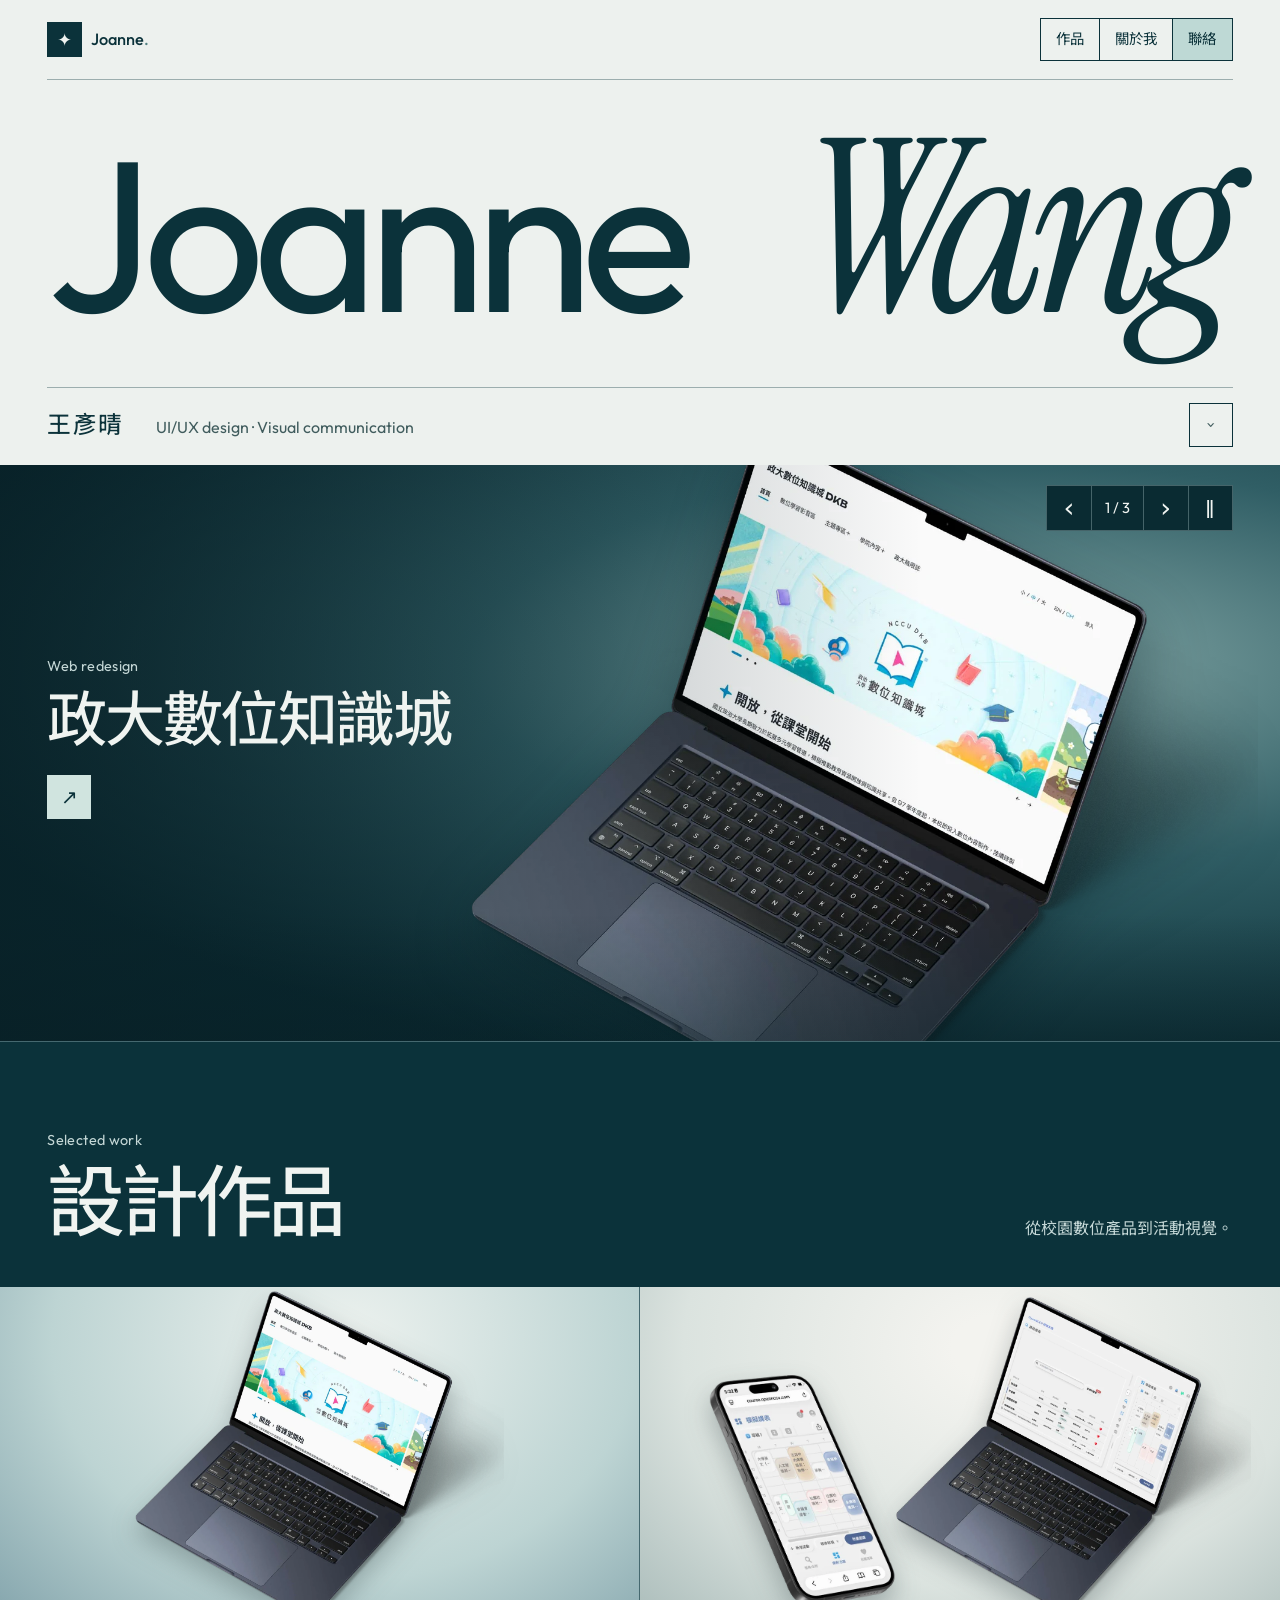
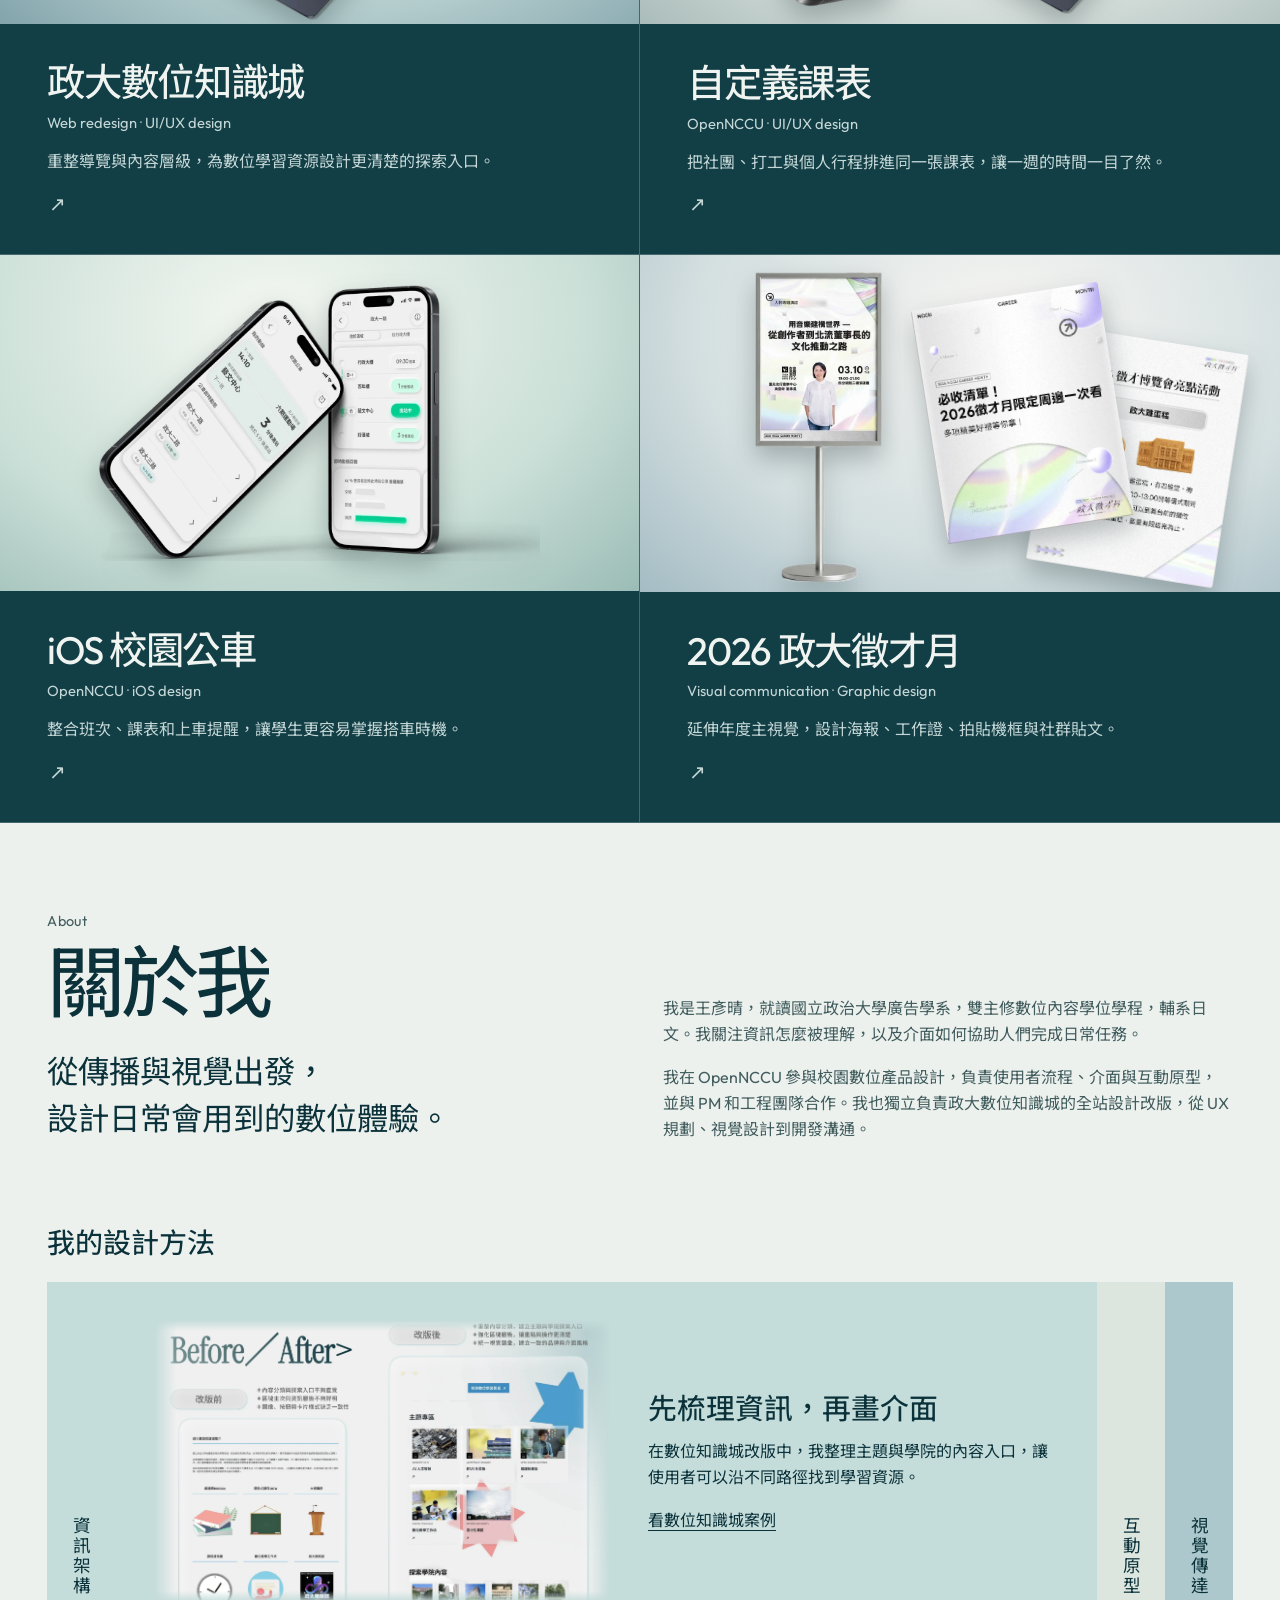
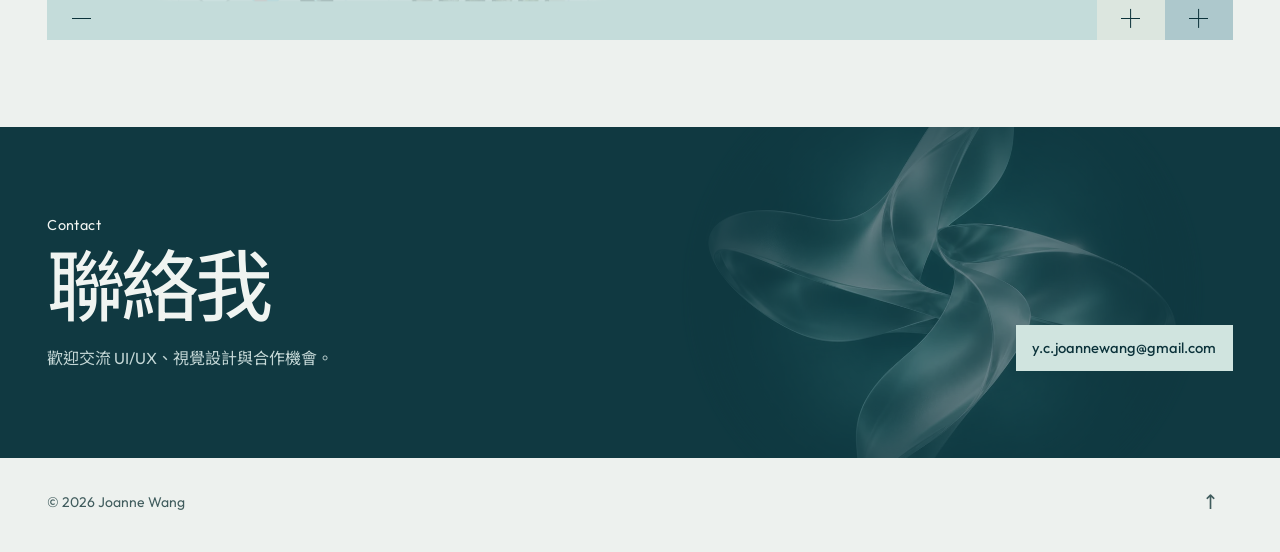
<file: index.html>
<!doctype html>
<html lang="zh-Hant-TW">
<head>
  <meta charset="utf-8">
  <meta name="viewport" content="width=device-width, initial-scale=1">
  <meta name="theme-color" content="#edf1ee">
  <meta name="description" content="王彥晴 Joanne Wang 的 UI/UX 與視覺傳達設計作品集。探索 OpenNCCU、政大數位知識城與政大徵才月設計案例。">
  <title>王彥晴 Joanne Wang｜設計作品集</title>
  <link rel="icon" href="assets/mark.png" type="image/png">
  <link rel="stylesheet" href="styles.css">
  <script src="site.js" defer></script>
</head>
<body>
  <a class="skip-link" href="#main">跳至主要內容</a>
  <header class="site-header">
    <div class="container topbar" data-section-nav>
      <a class="brand" href="#home" aria-label="Joanne Wang 首頁" aria-current="location">
        <span class="brand-mark" aria-hidden="true">✦</span>
        <span>Joanne<span class="brand-dot">.</span></span>
      </a>
      <nav class="navigation" aria-label="主要導覽">
        <a href="#expertise">作品</a>
        <a href="#about">關於我</a>
        <a class="nav-contact" href="#contact">聯絡</a>
      </nav>
    </div>
  </header>

  <main id="main">
    <section id="home" aria-labelledby="hero-title">
      <div class="container masthead">
        <h1 id="hero-title"><span>Joanne</span> <em>Wang</em></h1>
        <div class="masthead-meta">
          <p><strong>王彥晴</strong><span>UI/UX design · Visual communication</span></p>
          <a class="button button-outline icon-button" href="#expertise" aria-label="瀏覽作品" title="瀏覽作品"><span class="system-icon system-icon-chevron system-icon-down" aria-hidden="true">›</span></a>
        </div>
      </div>

      <div class="showcase" data-showcase aria-label="代表作品預覽">
        <div class="showcase-stage">
          <article class="showcase-slide showcase-dkb" data-showcase-slide>
            <div class="showcase-art">
              <img class="showcase-laptop" src="assets/dkb-laptop.webp" width="1300" height="1160" alt="筆電顯示政大數位知識城改版首頁" fetchpriority="high">
            </div>
            <div class="showcase-caption">
              <p class="eyebrow">Web redesign</p>
              <h2>政大數位知識城</h2>
              <a class="button button-light icon-button" href="work/digital-knowledge-base.html" aria-label="查看案例" title="查看案例"><span class="system-icon" aria-hidden="true">↗</span></a>
            </div>
          </article>
          <article class="showcase-slide showcase-shuttle" data-showcase-slide hidden>
            <div class="showcase-art">
              <img class="showcase-phones" src="assets/shuttle-phones.webp" width="1200" height="752" alt="兩支手機呈現不同的校園公車介面">
            </div>
            <div class="showcase-caption">
              <p class="eyebrow">OpenNCCU · iOS design</p>
              <h2>iOS 校園公車</h2>
              <a class="button button-light icon-button" href="work/campus-shuttle.html" aria-label="查看案例" title="查看案例"><span class="system-icon" aria-hidden="true">↗</span></a>
            </div>
          </article>
          <article class="showcase-slide showcase-career" data-showcase-slide hidden>
            <div class="showcase-art">
              <img class="showcase-poster" src="assets/career-poster.webp" width="347" height="850" alt="政大徵才月的實體海報展架">
              <img class="showcase-social showcase-social-back" src="assets/career-social-2.webp" width="683" height="850" alt="">
              <img class="showcase-social showcase-social-front" src="assets/career-social-1.webp" width="680" height="850" alt="政大徵才月的社群貼文設計">
            </div>
            <div class="showcase-caption">
              <p class="eyebrow">Visual communication</p>
              <h2>2026 政大徵才月</h2>
              <a class="button button-light icon-button" href="work/career-month.html" aria-label="查看案例" title="查看案例"><span class="system-icon" aria-hidden="true">↗</span></a>
            </div>
          </article>
        </div>
        <div class="showcase-controls" data-showcase-controls hidden>
          <button type="button" class="icon-button" data-showcase-step="-1" aria-label="上一件" title="上一件"><span class="system-icon system-icon-chevron" aria-hidden="true">‹</span></button>
          <span class="showcase-position" data-showcase-position aria-hidden="true">1 / 3</span>
          <button type="button" class="icon-button" data-showcase-step="1" aria-label="下一件" title="下一件"><span class="system-icon system-icon-chevron" aria-hidden="true">›</span></button>
          <button type="button" class="icon-button" data-showcase-toggle aria-label="暫停輪播" title="暫停輪播"><span class="system-icon system-icon-playback" aria-hidden="true">‖</span></button>
        </div>
        <span class="sr-only" data-showcase-live aria-live="polite"></span>
      </div>
    </section>

    <section class="work-section section" id="expertise" aria-labelledby="work-title">
      <div class="container section-heading">
        <div>
          <p class="eyebrow">Selected work</p>
          <h2 id="work-title">設計作品</h2>
        </div>
        <p>從校園數位產品到活動視覺。</p>
      </div>

      <div class="project-grid">
        <article class="project-card">
          <a class="project-link" href="work/digital-knowledge-base.html" aria-labelledby="card-dkb">
            <div class="project-media project-media-dkb">
              <img class="dkb-device" src="assets/dkb-laptop.webp" alt="筆電上顯示政大數位知識城改版首頁" loading="lazy">
            </div>
            <div class="project-copy">
              <h3 id="card-dkb">政大數位知識城</h3>
              <p class="project-type">Web redesign <span>·</span> UI/UX design</p>
              <p>重整導覽與內容層級，為數位學習資源設計更清楚的探索入口。</p>
              <span class="project-action" aria-hidden="true"><span class="system-icon" aria-hidden="true">↗</span></span>
            </div>
          </a>
        </article>

        <article class="project-card">
          <a class="project-link" href="work/custom-timetable.html" aria-labelledby="card-timetable">
            <div class="project-media project-media-timetable">
              <img class="timetable-device" src="assets/timetable-laptop.webp" alt="筆電上顯示排課介面與一週自定義課表" loading="lazy">
              <img class="timetable-mobile" src="assets/timetable-mobile.webp" alt="" loading="lazy">
            </div>
            <div class="project-copy">
              <h3 id="card-timetable">自定義課表</h3>
              <p class="project-type">OpenNCCU <span>·</span> UI/UX design</p>
              <p>把社團、打工與個人行程排進同一張課表，讓一週的時間一目了然。</p>
              <span class="project-action" aria-hidden="true"><span class="system-icon" aria-hidden="true">↗</span></span>
            </div>
          </a>
        </article>

        <article class="project-card">
          <a class="project-link" href="work/campus-shuttle.html" aria-labelledby="card-shuttle">
            <div class="project-media project-media-shuttle">
              <img class="shuttle-device" src="assets/shuttle-phones.webp" alt="兩支手機展示校園公車路線與到站資訊" loading="lazy">
            </div>
            <div class="project-copy">
              <h3 id="card-shuttle">iOS 校園公車</h3>
              <p class="project-type">OpenNCCU <span>·</span> iOS design</p>
              <p>整合班次、課表和上車提醒，讓學生更容易掌握搭車時機。</p>
              <span class="project-action" aria-hidden="true"><span class="system-icon" aria-hidden="true">↗</span></span>
            </div>
          </a>
        </article>

        <article class="project-card">
          <a class="project-link" href="work/career-month.html" aria-labelledby="card-career">
            <div class="project-media project-media-career">
              <img class="career-poster" src="assets/career-poster.webp" alt="政大徵才月實體海報展架" loading="lazy">
              <img class="career-social career-social-back" src="assets/career-social-2.webp" alt="" loading="lazy">
              <img class="career-social career-social-front" src="assets/career-social-1.webp" alt="政大徵才月社群貼文設計" loading="lazy">
            </div>
            <div class="project-copy">
              <h3 id="card-career">2026 政大徵才月</h3>
              <p class="project-type">Visual communication <span>·</span> Graphic design</p>
              <p>延伸年度主視覺，設計海報、工作證、拍貼機框與社群貼文。</p>
              <span class="project-action" aria-hidden="true"><span class="system-icon" aria-hidden="true">↗</span></span>
            </div>
          </a>
        </article>
      </div>
    </section>

    <section class="section about-section" id="about" aria-labelledby="about-title">
      <div class="container about-layout">
        <div>
          <p class="eyebrow">About</p>
          <h2 id="about-title">關於我</h2>
          <p class="about-lead">從傳播與視覺出發，<br>設計日常會用到的數位體驗。</p>
        </div>
        <div class="about-copy">
          <p>我是王彥晴，就讀國立政治大學廣告學系，雙主修數位內容學位學程，輔系日文。我關注資訊怎麼被理解，以及介面如何協助人們完成日常任務。</p>
          <p>我在 OpenNCCU 參與校園數位產品設計，負責使用者流程、介面與互動原型，並與 PM 和工程團隊合作。我也獨立負責政大數位知識城的全站設計改版，從 UX 規劃、視覺設計到開發溝通。</p>

        </div>
      </div>
      <div class="container approach">
        <h3 id="approach-title">我的設計方法</h3>
        <div class="approach-stack" aria-labelledby="approach-title">
          <details class="approach-fold approach-structure" name="approach" open>
            <summary><span>資訊架構</span><span class="fold-icon" aria-hidden="true"></span></summary>
            <div class="approach-content">
              <img src="assets/dkb-before-after.webp" width="1881" height="1162" loading="lazy" alt="政大數位知識城改版前後畫面">
              <div>
                <h4>先梳理資訊，再畫介面</h4>
                <p>在數位知識城改版中，我整理主題與學院的內容入口，讓使用者可以沿不同路徑找到學習資源。</p>
                <a class="text-link" href="work/digital-knowledge-base.html">看數位知識城案例</a>
              </div>
            </div>
          </details>
          <details class="approach-fold approach-prototype" name="approach">
            <summary><span>互動原型</span><span class="fold-icon" aria-hidden="true"></span></summary>
            <div class="approach-content">
              <img src="assets/shuttle-commute.webp" width="1050" height="857" loading="lazy" alt="手持手機顯示下一堂課與公車到站資訊">
              <div>
                <h4>從實際情境串起操作流程</h4>
                <p>我從學生的通勤情境出發，把課表、路線與上車提醒串進校園公車的互動原型。</p>
                <a class="text-link" href="work/campus-shuttle.html">看校園公車案例</a>
              </div>
            </div>
          </details>
          <details class="approach-fold approach-visual" name="approach">
            <summary><span>視覺傳達</span><span class="fold-icon" aria-hidden="true"></span></summary>
            <div class="approach-content">
              <img src="assets/career-social-1.webp" width="680" height="850" loading="lazy" alt="政大徵才月的限定週邊宣傳貼文">
              <div>
                <h4>讓同一套識別走進不同媒介</h4>
                <p>我延伸徵才月的主視覺，依海報、工作證和社群貼文的用途調整資訊與版面。</p>
                <a class="text-link" href="work/career-month.html">看徵才月案例</a>
              </div>
            </div>
          </details>
        </div>
      </div>
    </section>

    <section class="section contact-section" id="contact" aria-labelledby="contact-title">
      <div class="container contact-panel">
        <div>
          <p class="eyebrow">Contact</p>
          <h2 id="contact-title">聯絡我</h2>
          <p>歡迎交流 UI/UX、視覺設計與合作機會。</p>
        </div>
        <a class="button button-light email-link" href="mailto:y.c.joannewang@gmail.com">y.c.joannewang@gmail.com</a>
        <div class="contact-art" aria-hidden="true"></div>
      </div>
    </section>
  </main>

  <footer class="container footer">
    <span>© 2026 Joanne Wang</span>
    <a class="icon-button" href="#home" aria-label="回到頂部" title="回到頂部"><span class="system-icon" aria-hidden="true">↑</span></a>
  </footer>
</body>
</html>
</file>
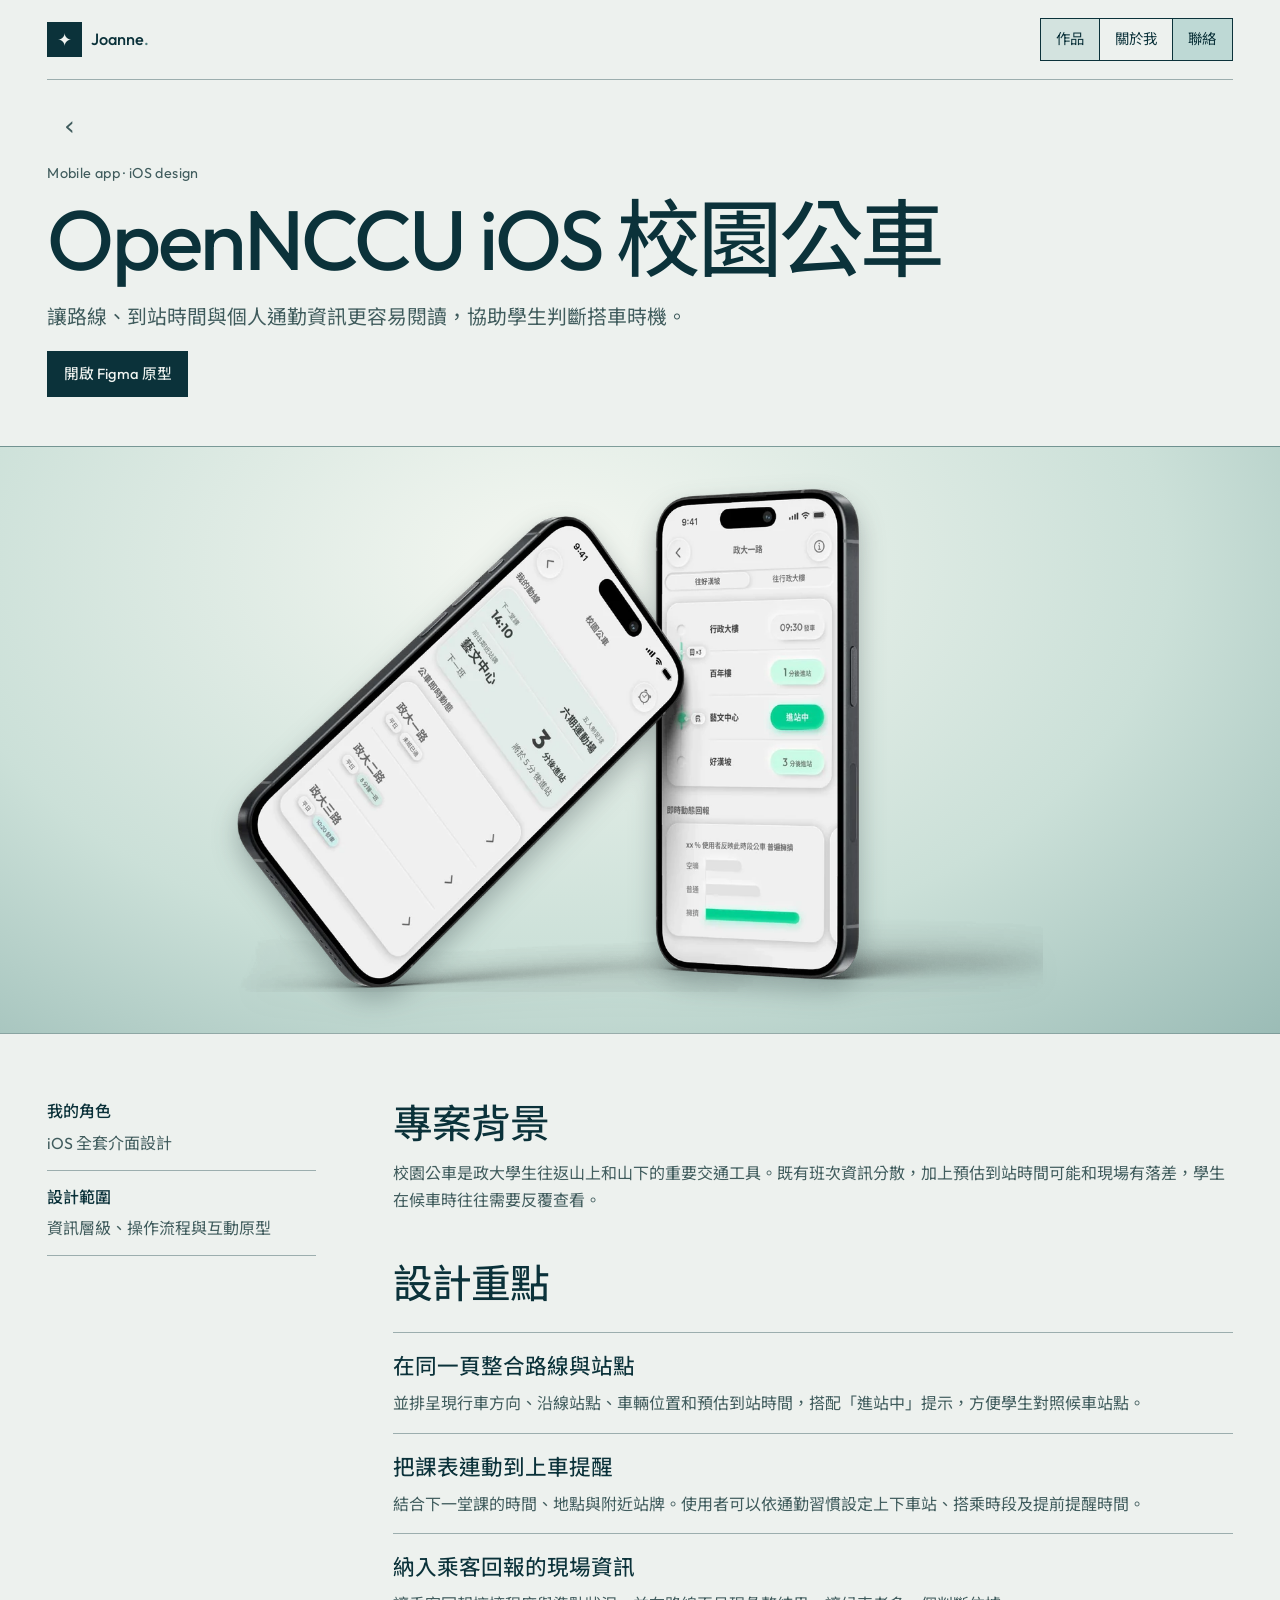
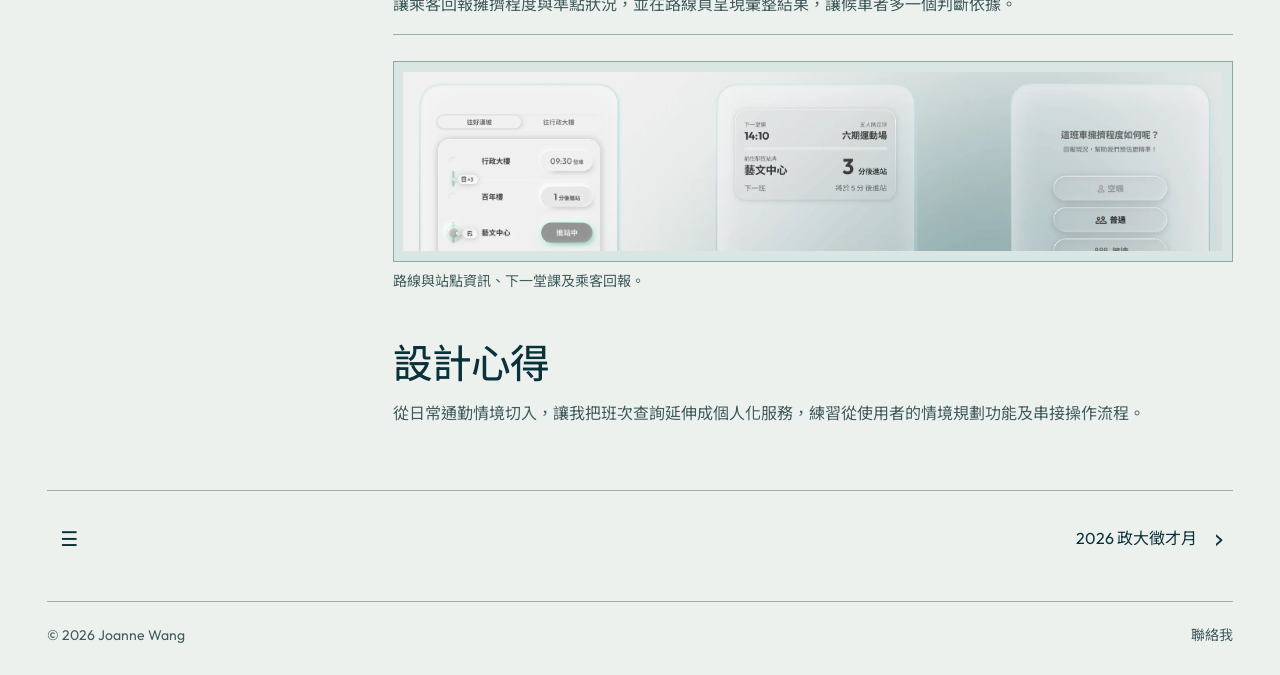
<file: work/campus-shuttle.html>
<!doctype html>
<html lang="zh-Hant-TW">
<head>
  <meta charset="utf-8">
  <meta name="viewport" content="width=device-width, initial-scale=1">
  <meta name="theme-color" content="#edf1ee">
  <meta name="description" content="讓路線、到站時間與個人通勤資訊更容易閱讀，協助學生判斷搭車時機。">
  <title>OpenNCCU iOS 校園公車｜Joanne Wang</title>
  <link rel="icon" href="../assets/mark.png" type="image/png">
  <link rel="stylesheet" href="../styles.css">
  <script src="../site.js" defer></script>
</head>
<body class="case-page">
  <a class="skip-link" href="#main">跳至主要內容</a>
  <header class="site-header">
    <div class="container topbar">
      <a class="brand" href="../index.html#home" aria-label="Joanne Wang 首頁">
        <span class="brand-mark" aria-hidden="true">✦</span>
        <span>Joanne<span class="brand-dot">.</span></span>
      </a>
      <nav class="navigation" aria-label="主要導覽">
        <a href="../index.html#expertise" aria-current="location">作品</a>
        <a href="../index.html#about">關於我</a>
        <a class="nav-contact" href="../index.html#contact">聯絡</a>
      </nav>
    </div>
  </header>

  <main id="main">
    <article>
      <header class="case-top">
        <div class="container case-heading">
          <a class="back-link icon-button" href="../index.html#expertise" aria-label="所有作品" title="所有作品"><span class="system-icon system-icon-chevron" aria-hidden="true">‹</span></a>
          <div class="case-intro">
            <p class="eyebrow">Mobile app · iOS design</p>
            <h1>OpenNCCU iOS <span class="case-title-unit">校園公車</span></h1>
            <p class="case-summary">讓路線、到站時間與個人通勤資訊更容易閱讀，協助學生判斷搭車時機。</p>

            <div class="case-actions"><a class="button button-primary" href="https://www.figma.com/proto/IsuFCaOlSd0yuyRBUXdQdV/%E4%BD%9C%E5%93%81%E9%9B%86?node-id=115-15778&amp;viewport=1361%2C150%2C0.08&amp;t=KPydEQJ0npkP9wgF-1&amp;scaling=min-zoom&amp;content-scaling=fixed&amp;starting-point-node-id=115%3A15778&amp;page-id=107%3A2&amp;show-proto-sidebar=1" target="_blank" rel="noopener noreferrer">開啟 Figma 原型</a></div>
          </div>
        </div>
        <div class="project-media case-cover project-media-shuttle">
              <img src="../assets/shuttle-phones.webp" class="shuttle-device" alt="兩支手機呈現公車到站資訊與回報介面">
        </div>
      </header>

      <div class="container case-body">
        <dl class="case-facts" aria-label="專案資訊">
          <div><dt>我的角色</dt><dd>iOS 全套介面設計</dd></div>
          <div><dt>設計範圍</dt><dd>資訊層級、操作流程與互動原型</dd></div>
        </dl>
        <div class="case-content">
          <section aria-labelledby="context">
            <h2 id="context">專案背景</h2>
            <p>校園公車是政大學生往返山上和山下的重要交通工具。既有班次資訊分散，加上預估到站時間可能和現場有落差，學生在候車時往往需要反覆查看。</p>
          </section>
          <section aria-labelledby="decisions">
            <h2 id="decisions">設計重點</h2>
            <ul class="case-decisions">
              <li><h3>在同一頁整合路線與站點</h3><p>並排呈現行車方向、沿線站點、車輛位置和預估到站時間，搭配「進站中」提示，方便學生對照候車站點。</p></li>
              <li><h3>把課表連動到上車提醒</h3><p>結合下一堂課的時間、地點與附近站牌。使用者可以依通勤習慣設定上下車站、搭乘時段及提前提醒時間。</p></li>
              <li><h3>納入乘客回報的現場資訊</h3><p>讓乘客回報擁擠程度與準點狀況，並在路線頁呈現彙整結果，讓候車者多一個判斷依據。</p></li>
            </ul>
            <div class="case-gallery">
              <figure>
                <a data-enlarge href="../assets/shuttle-features.webp" aria-label="放大圖片：校園公車的路線、課表連動和擁擠程度回報介面"><img src="../assets/shuttle-features.webp" alt="校園公車的路線、課表連動和擁擠程度回報介面" loading="lazy"></a>
                <figcaption>路線與站點資訊、下一堂課及乘客回報。</figcaption>
              </figure>
            </div>
          </section>
          <section aria-labelledby="reflection">
            <h2 id="reflection">設計心得</h2>
            <p>從日常通勤情境切入，讓我把班次查詢延伸成個人化服務，練習從使用者的情境規劃功能及串接操作流程。</p>
          </section>
        </div>
      </div>
    </article>

    <nav class="container case-next" aria-label="作品導覽">
      <a class="icon-button" href="../index.html#expertise" aria-label="回到作品列表" title="回到作品列表"><span class="system-icon" aria-hidden="true">☰</span></a>
      <a href="career-month.html" aria-label="下一件作品：2026 政大徵才月" title="下一件作品：2026 政大徵才月"><span>2026 政大徵才月</span><span class="system-icon system-icon-chevron" aria-hidden="true">›</span></a>
    </nav>
  </main>

  <footer class="container footer">
    <span>© 2026 Joanne Wang</span>
    <a href="../index.html#contact">聯絡我</a>
  </footer>

  <dialog class="lightbox" data-lightbox aria-label="設計圖片預覽">
    <div class="lightbox-top">
      <p data-lightbox-caption></p>
      <form method="dialog"><button class="button button-quiet icon-button" aria-label="關閉圖片預覽" title="關閉圖片預覽" autofocus><span class="system-icon system-icon-close" aria-hidden="true">×</span></button></form>
    </div>
    <img alt="">
  </dialog>
</body>
</html>
</file>
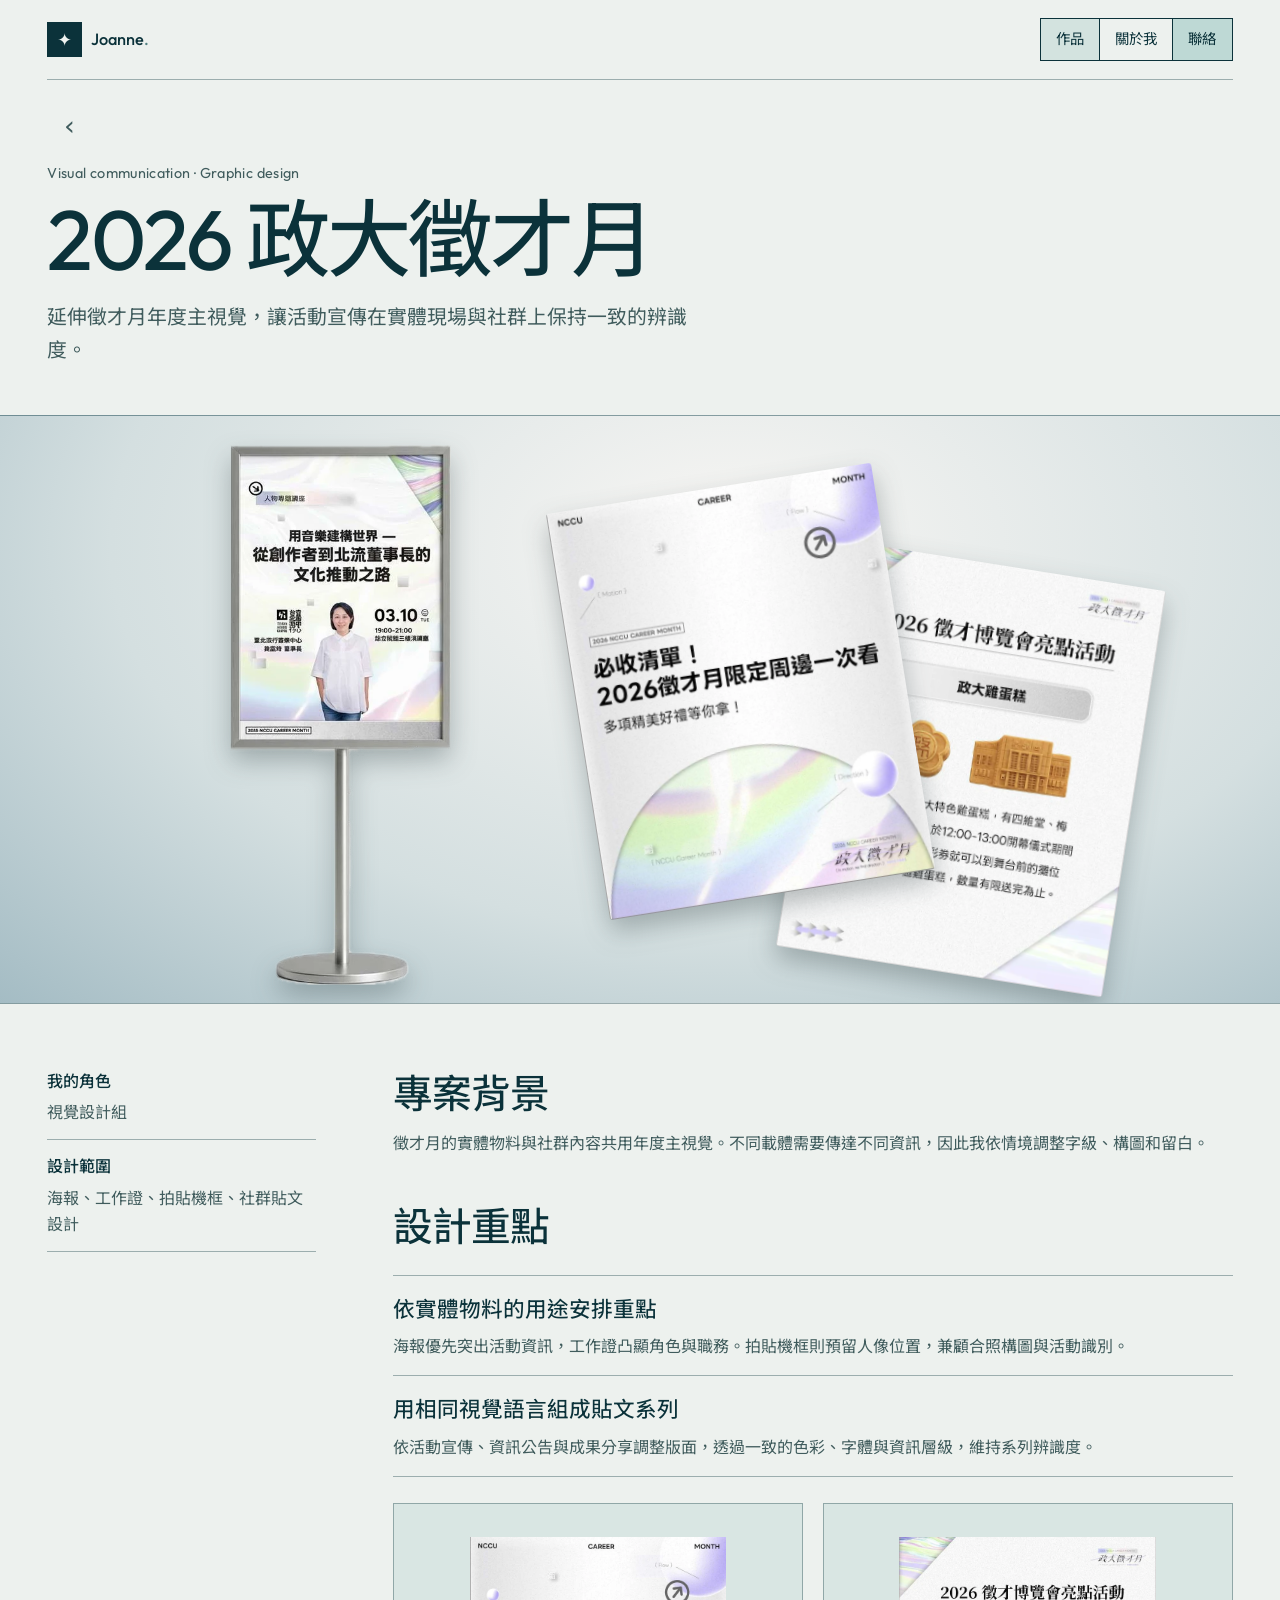
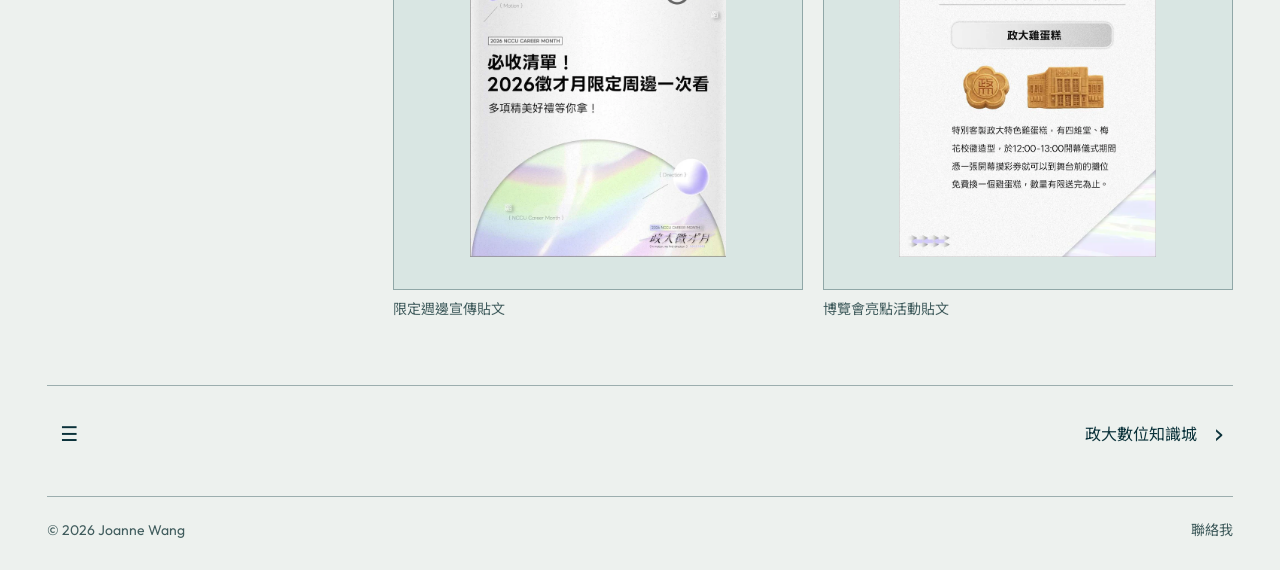
<file: work/career-month.html>
<!doctype html>
<html lang="zh-Hant-TW">
<head>
  <meta charset="utf-8">
  <meta name="viewport" content="width=device-width, initial-scale=1">
  <meta name="theme-color" content="#edf1ee">
  <meta name="description" content="延伸徵才月年度主視覺，讓活動宣傳在實體現場與社群上保持一致的辨識度。">
  <title>2026 政大徵才月｜Joanne Wang</title>
  <link rel="icon" href="../assets/mark.png" type="image/png">
  <link rel="stylesheet" href="../styles.css">
  <script src="../site.js" defer></script>
</head>
<body class="case-page">
  <a class="skip-link" href="#main">跳至主要內容</a>
  <header class="site-header">
    <div class="container topbar">
      <a class="brand" href="../index.html#home" aria-label="Joanne Wang 首頁">
        <span class="brand-mark" aria-hidden="true">✦</span>
        <span>Joanne<span class="brand-dot">.</span></span>
      </a>
      <nav class="navigation" aria-label="主要導覽">
        <a href="../index.html#expertise" aria-current="location">作品</a>
        <a href="../index.html#about">關於我</a>
        <a class="nav-contact" href="../index.html#contact">聯絡</a>
      </nav>
    </div>
  </header>

  <main id="main">
    <article>
      <header class="case-top">
        <div class="container case-heading">
          <a class="back-link icon-button" href="../index.html#expertise" aria-label="所有作品" title="所有作品"><span class="system-icon system-icon-chevron" aria-hidden="true">‹</span></a>
          <div class="case-intro">
            <p class="eyebrow">Visual communication · Graphic design</p>
            <h1>2026 <span class="case-title-unit">政大徵才月</span></h1>
            <p class="case-summary">延伸徵才月年度主視覺，讓活動宣傳在實體現場與社群上保持一致的辨識度。</p>


          </div>
        </div>
        <div class="project-media case-cover project-media-career">
              <img src="../assets/career-poster.webp" class="career-poster" alt="徵才月實體講座海報與展架">
              <img src="../assets/career-social-2.webp" class="career-social career-social-back" alt="">
              <img src="../assets/career-social-1.webp" class="career-social career-social-front" alt="徵才月限定週邊宣傳貼文">
        </div>
      </header>

      <div class="container case-body">
        <dl class="case-facts" aria-label="專案資訊">
          <div><dt>我的角色</dt><dd>視覺設計組</dd></div>
          <div><dt>設計範圍</dt><dd>海報、工作證、拍貼機框、社群貼文設計</dd></div>
        </dl>
        <div class="case-content">
          <section aria-labelledby="context">
            <h2 id="context">專案背景</h2>
            <p>徵才月的實體物料與社群內容共用年度主視覺。不同載體需要傳達不同資訊，因此我依情境調整字級、構圖和留白。</p>
          </section>
          <section aria-labelledby="decisions">
            <h2 id="decisions">設計重點</h2>
            <ul class="case-decisions">
              <li><h3>依實體物料的用途安排重點</h3><p>海報優先突出活動資訊，工作證凸顯角色與職務。拍貼機框則預留人像位置，兼顧合照構圖與活動識別。</p></li>
              <li><h3>用相同視覺語言組成貼文系列</h3><p>依活動宣傳、資訊公告與成果分享調整版面，透過一致的色彩、字體與資訊層級，維持系列辨識度。</p></li>
            </ul>
            <div class="case-gallery case-gallery-pair">
              <figure>
                <a data-enlarge href="../assets/career-social-1.webp" aria-label="放大圖片：政大徵才月限定週邊社群貼文"><img src="../assets/career-social-1.webp" alt="政大徵才月限定週邊社群貼文" loading="lazy"></a>
                <figcaption>限定週邊宣傳貼文</figcaption>
              </figure>
              <figure>
                <a data-enlarge href="../assets/career-social-2.webp" aria-label="放大圖片：政大徵才月攤位活動社群貼文"><img src="../assets/career-social-2.webp" alt="政大徵才月攤位活動社群貼文" loading="lazy"></a>
                <figcaption>博覽會亮點活動貼文</figcaption>
              </figure>
            </div>
          </section>
        </div>
      </div>
    </article>

    <nav class="container case-next" aria-label="作品導覽">
      <a class="icon-button" href="../index.html#expertise" aria-label="回到作品列表" title="回到作品列表"><span class="system-icon" aria-hidden="true">☰</span></a>
      <a href="digital-knowledge-base.html" aria-label="下一件作品：政大數位知識城" title="下一件作品：政大數位知識城"><span>政大數位知識城</span><span class="system-icon system-icon-chevron" aria-hidden="true">›</span></a>
    </nav>
  </main>

  <footer class="container footer">
    <span>© 2026 Joanne Wang</span>
    <a href="../index.html#contact">聯絡我</a>
  </footer>

  <dialog class="lightbox" data-lightbox aria-label="設計圖片預覽">
    <div class="lightbox-top">
      <p data-lightbox-caption></p>
      <form method="dialog"><button class="button button-quiet icon-button" aria-label="關閉圖片預覽" title="關閉圖片預覽" autofocus><span class="system-icon system-icon-close" aria-hidden="true">×</span></button></form>
    </div>
    <img alt="">
  </dialog>
</body>
</html>
</file>
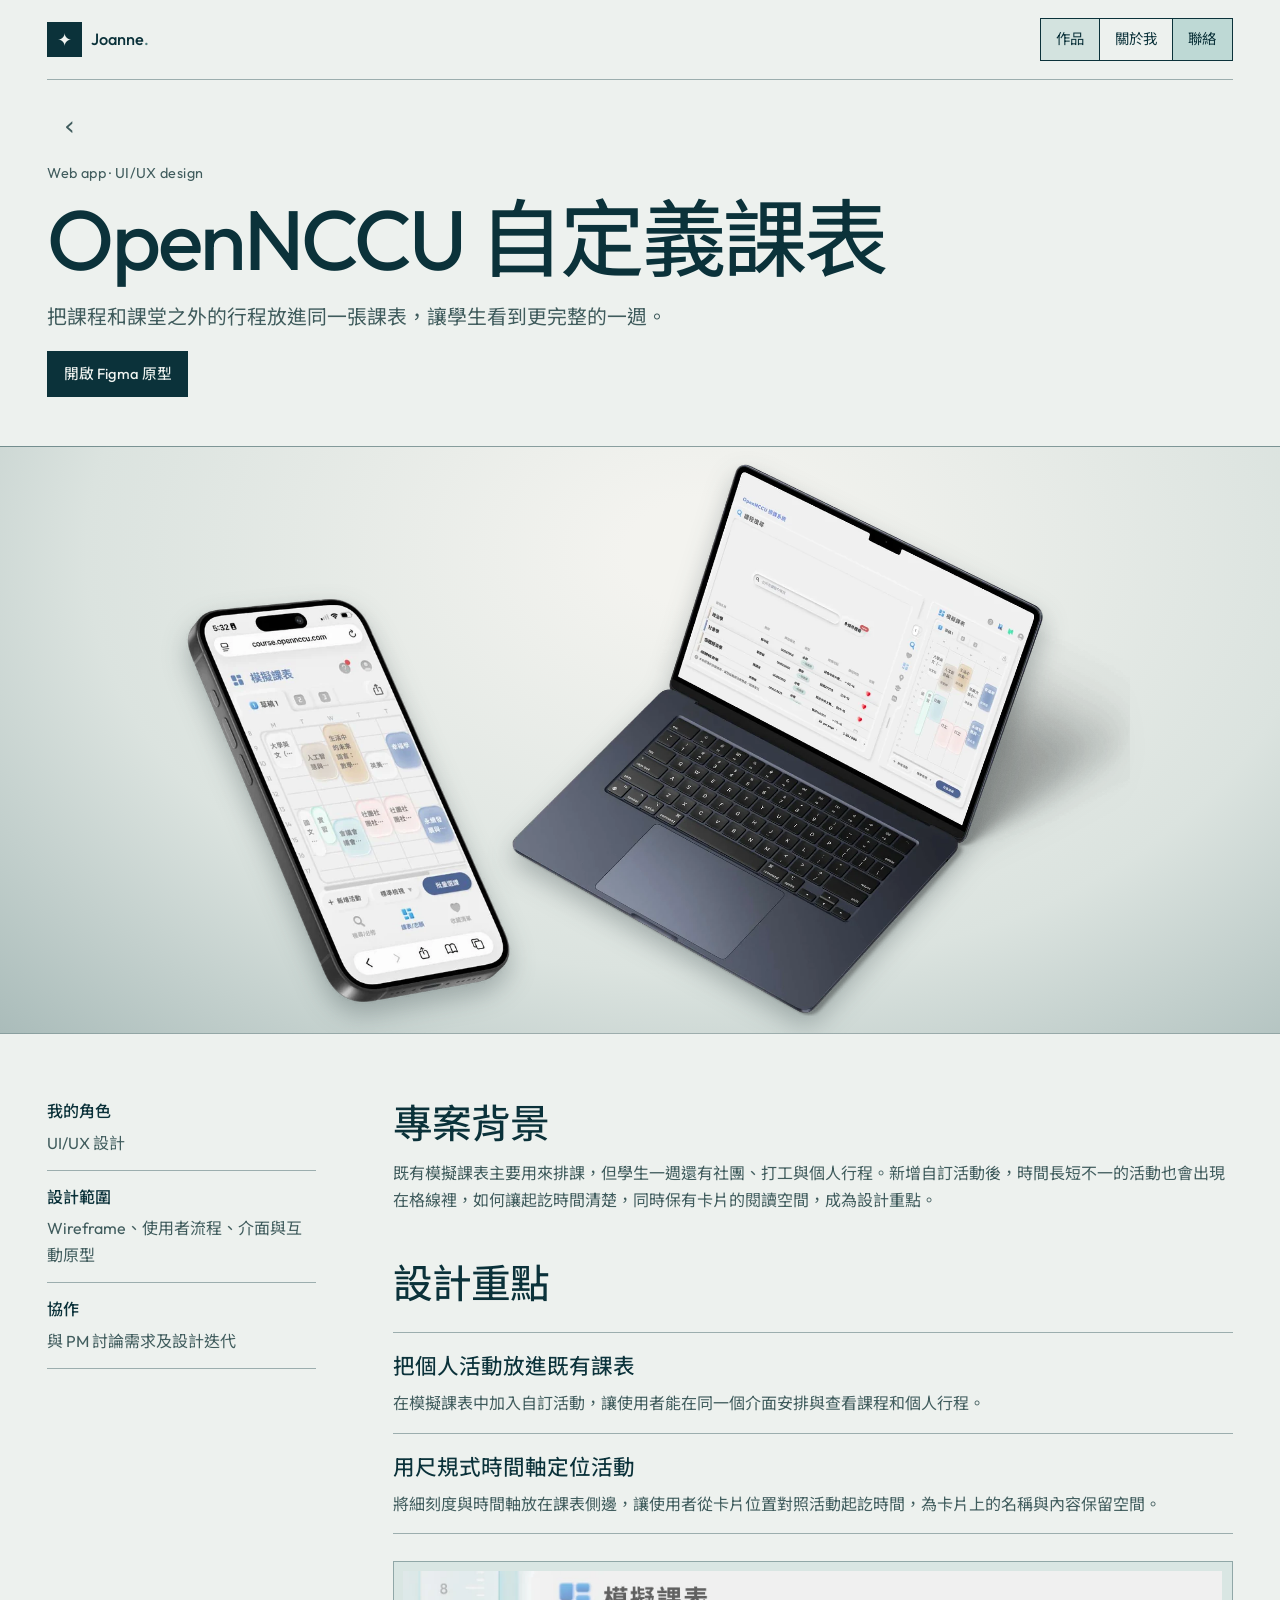
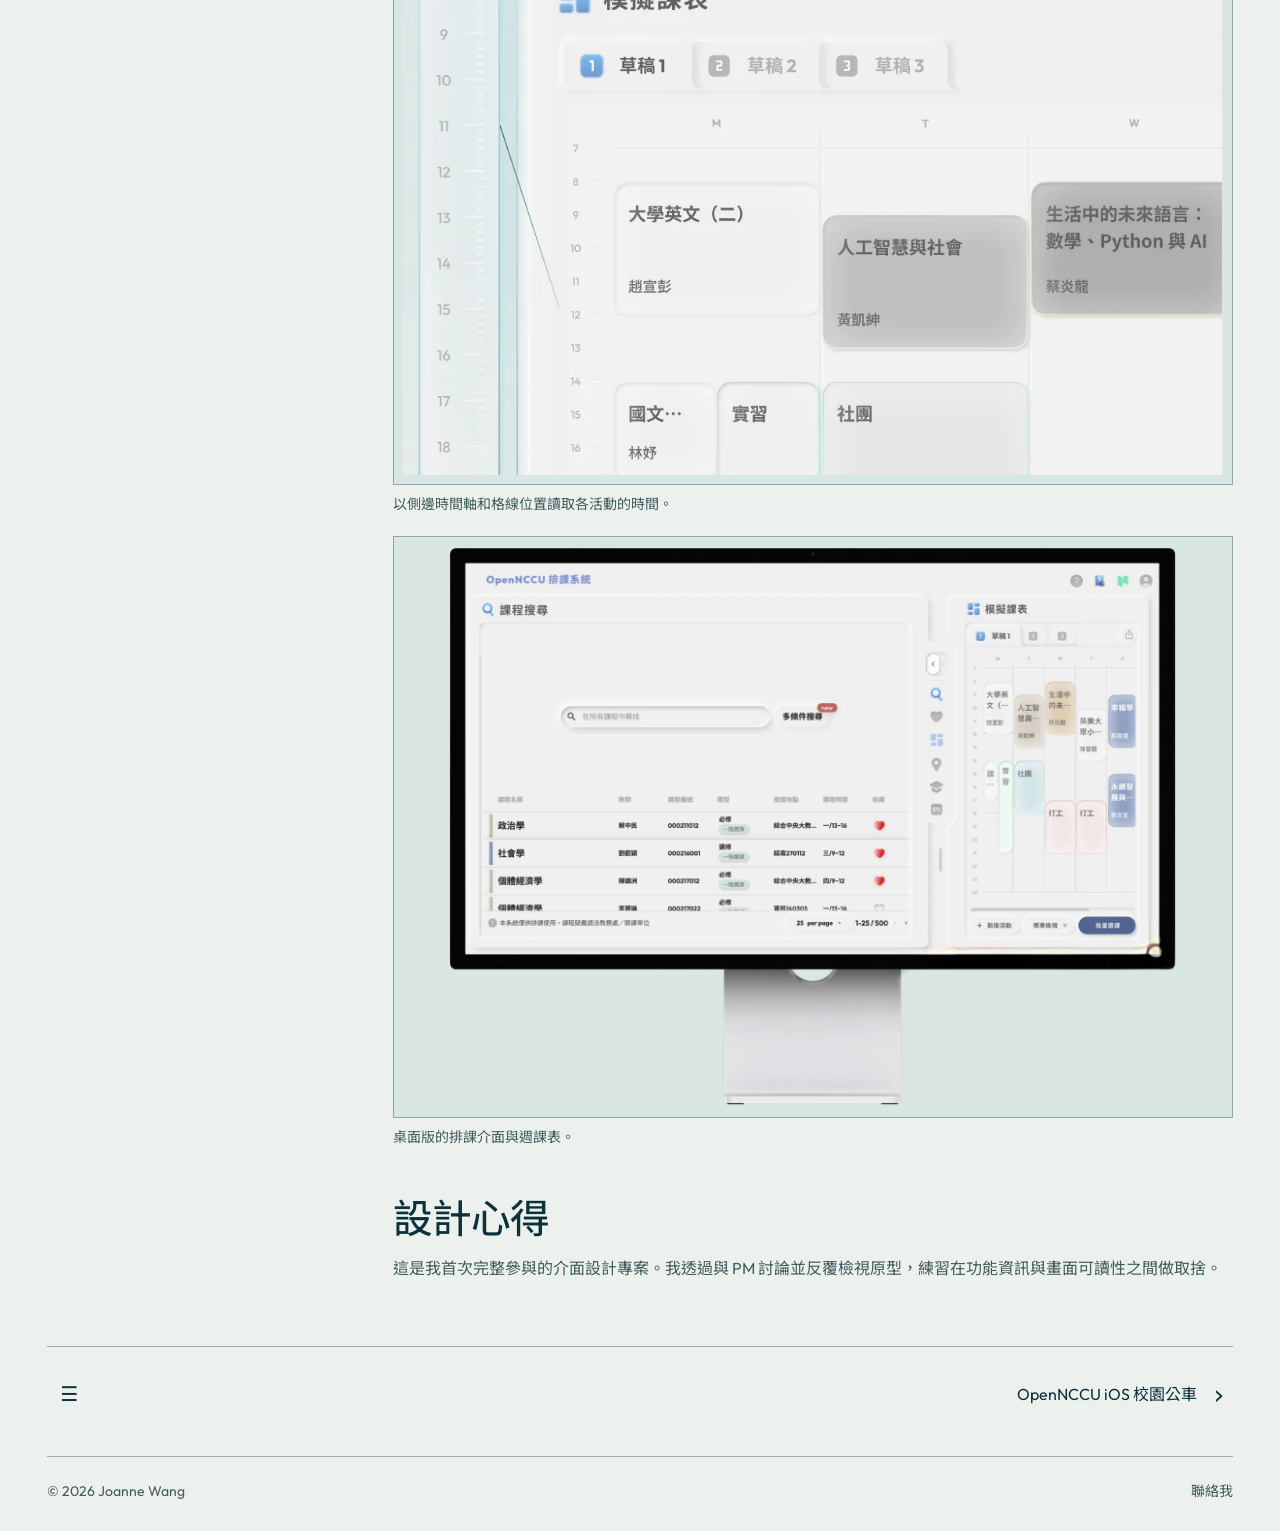
<file: work/custom-timetable.html>
<!doctype html>
<html lang="zh-Hant-TW">
<head>
  <meta charset="utf-8">
  <meta name="viewport" content="width=device-width, initial-scale=1">
  <meta name="theme-color" content="#edf1ee">
  <meta name="description" content="把課程和課堂之外的行程放進同一張課表，讓學生看到更完整的一週。">
  <title>OpenNCCU 自定義課表｜Joanne Wang</title>
  <link rel="icon" href="../assets/mark.png" type="image/png">
  <link rel="stylesheet" href="../styles.css">
  <script src="../site.js" defer></script>
</head>
<body class="case-page">
  <a class="skip-link" href="#main">跳至主要內容</a>
  <header class="site-header">
    <div class="container topbar">
      <a class="brand" href="../index.html#home" aria-label="Joanne Wang 首頁">
        <span class="brand-mark" aria-hidden="true">✦</span>
        <span>Joanne<span class="brand-dot">.</span></span>
      </a>
      <nav class="navigation" aria-label="主要導覽">
        <a href="../index.html#expertise" aria-current="location">作品</a>
        <a href="../index.html#about">關於我</a>
        <a class="nav-contact" href="../index.html#contact">聯絡</a>
      </nav>
    </div>
  </header>

  <main id="main">
    <article>
      <header class="case-top">
        <div class="container case-heading">
          <a class="back-link icon-button" href="../index.html#expertise" aria-label="所有作品" title="所有作品"><span class="system-icon system-icon-chevron" aria-hidden="true">‹</span></a>
          <div class="case-intro">
            <p class="eyebrow">Web app · UI/UX design</p>
            <h1>OpenNCCU <span class="case-title-unit">自定義課表</span></h1>
            <p class="case-summary">把課程和課堂之外的行程放進同一張課表，讓學生看到更完整的一週。</p>

            <div class="case-actions"><a class="button button-primary" href="https://www.figma.com/proto/IsuFCaOlSd0yuyRBUXdQdV/%E4%BD%9C%E5%93%81%E9%9B%86?node-id=107-43007&amp;p=f&amp;viewport=323%2C776%2C0.02&amp;t=hCBu41aB3OvIBBI7-1&amp;scaling=scale-down-width&amp;content-scaling=fixed&amp;starting-point-node-id=107%3A43007&amp;show-proto-sidebar=1&amp;page-id=107%3A2" target="_blank" rel="noopener noreferrer">開啟 Figma 原型</a></div>
          </div>
        </div>
        <div class="project-media case-cover project-media-timetable">
              <img src="../assets/timetable-laptop.webp" class="timetable-device" alt="筆電顯示排課系統與一週的課表">
              <img src="../assets/timetable-mobile.webp" class="timetable-mobile" alt="手機版自定義課表">
        </div>
      </header>

      <div class="container case-body">
        <dl class="case-facts" aria-label="專案資訊">
          <div><dt>我的角色</dt><dd>UI/UX 設計</dd></div>
          <div><dt>設計範圍</dt><dd>Wireframe、使用者流程、介面與互動原型</dd></div>
          <div><dt>協作</dt><dd>與 PM 討論需求及設計迭代</dd></div>
        </dl>
        <div class="case-content">
          <section aria-labelledby="context">
            <h2 id="context">專案背景</h2>
            <p>既有模擬課表主要用來排課，但學生一週還有社團、打工與個人行程。新增自訂活動後，時間長短不一的活動也會出現在格線裡，如何讓起訖時間清楚，同時保有卡片的閱讀空間，成為設計重點。</p>
          </section>
          <section aria-labelledby="decisions">
            <h2 id="decisions">設計重點</h2>
            <ul class="case-decisions">
              <li><h3>把個人活動放進既有課表</h3><p>在模擬課表中加入自訂活動，讓使用者能在同一個介面安排與查看課程和個人行程。</p></li>
              <li><h3>用尺規式時間軸定位活動</h3><p>將細刻度與時間軸放在課表側邊，讓使用者從卡片位置對照活動起訖時間，為卡片上的名稱與內容保留空間。</p></li>
            </ul>
            <div class="case-gallery">
              <figure>
                <a data-enlarge href="../assets/timetable-ruler.webp" aria-label="放大圖片：自定義課表的細刻度和不同起訖時間的卡片"><img src="../assets/timetable-ruler.webp" alt="自定義課表的細刻度和不同起訖時間的卡片" loading="lazy"></a>
                <figcaption>以側邊時間軸和格線位置讀取各活動的時間。</figcaption>
              </figure>
              <figure>
                <a data-enlarge href="../assets/timetable-workflow.webp" aria-label="放大圖片：桌面版模擬課表，左側為課程列表，右側為每週課表"><img src="../assets/timetable-workflow.webp" alt="桌面版模擬課表，左側為課程列表，右側為每週課表" loading="lazy"></a>
                <figcaption>桌面版的排課介面與週課表。</figcaption>
              </figure>
            </div>
          </section>
          <section aria-labelledby="reflection">
            <h2 id="reflection">設計心得</h2>
            <p>這是我首次完整參與的介面設計專案。我透過與 PM 討論並反覆檢視原型，練習在功能資訊與畫面可讀性之間做取捨。</p>
          </section>
        </div>
      </div>
    </article>

    <nav class="container case-next" aria-label="作品導覽">
      <a class="icon-button" href="../index.html#expertise" aria-label="回到作品列表" title="回到作品列表"><span class="system-icon" aria-hidden="true">☰</span></a>
      <a href="campus-shuttle.html" aria-label="下一件作品：OpenNCCU iOS 校園公車" title="下一件作品：OpenNCCU iOS 校園公車"><span>OpenNCCU iOS 校園公車</span><span class="system-icon system-icon-chevron" aria-hidden="true">›</span></a>
    </nav>
  </main>

  <footer class="container footer">
    <span>© 2026 Joanne Wang</span>
    <a href="../index.html#contact">聯絡我</a>
  </footer>

  <dialog class="lightbox" data-lightbox aria-label="設計圖片預覽">
    <div class="lightbox-top">
      <p data-lightbox-caption></p>
      <form method="dialog"><button class="button button-quiet icon-button" aria-label="關閉圖片預覽" title="關閉圖片預覽" autofocus><span class="system-icon system-icon-close" aria-hidden="true">×</span></button></form>
    </div>
    <img alt="">
  </dialog>
</body>
</html>
</file>
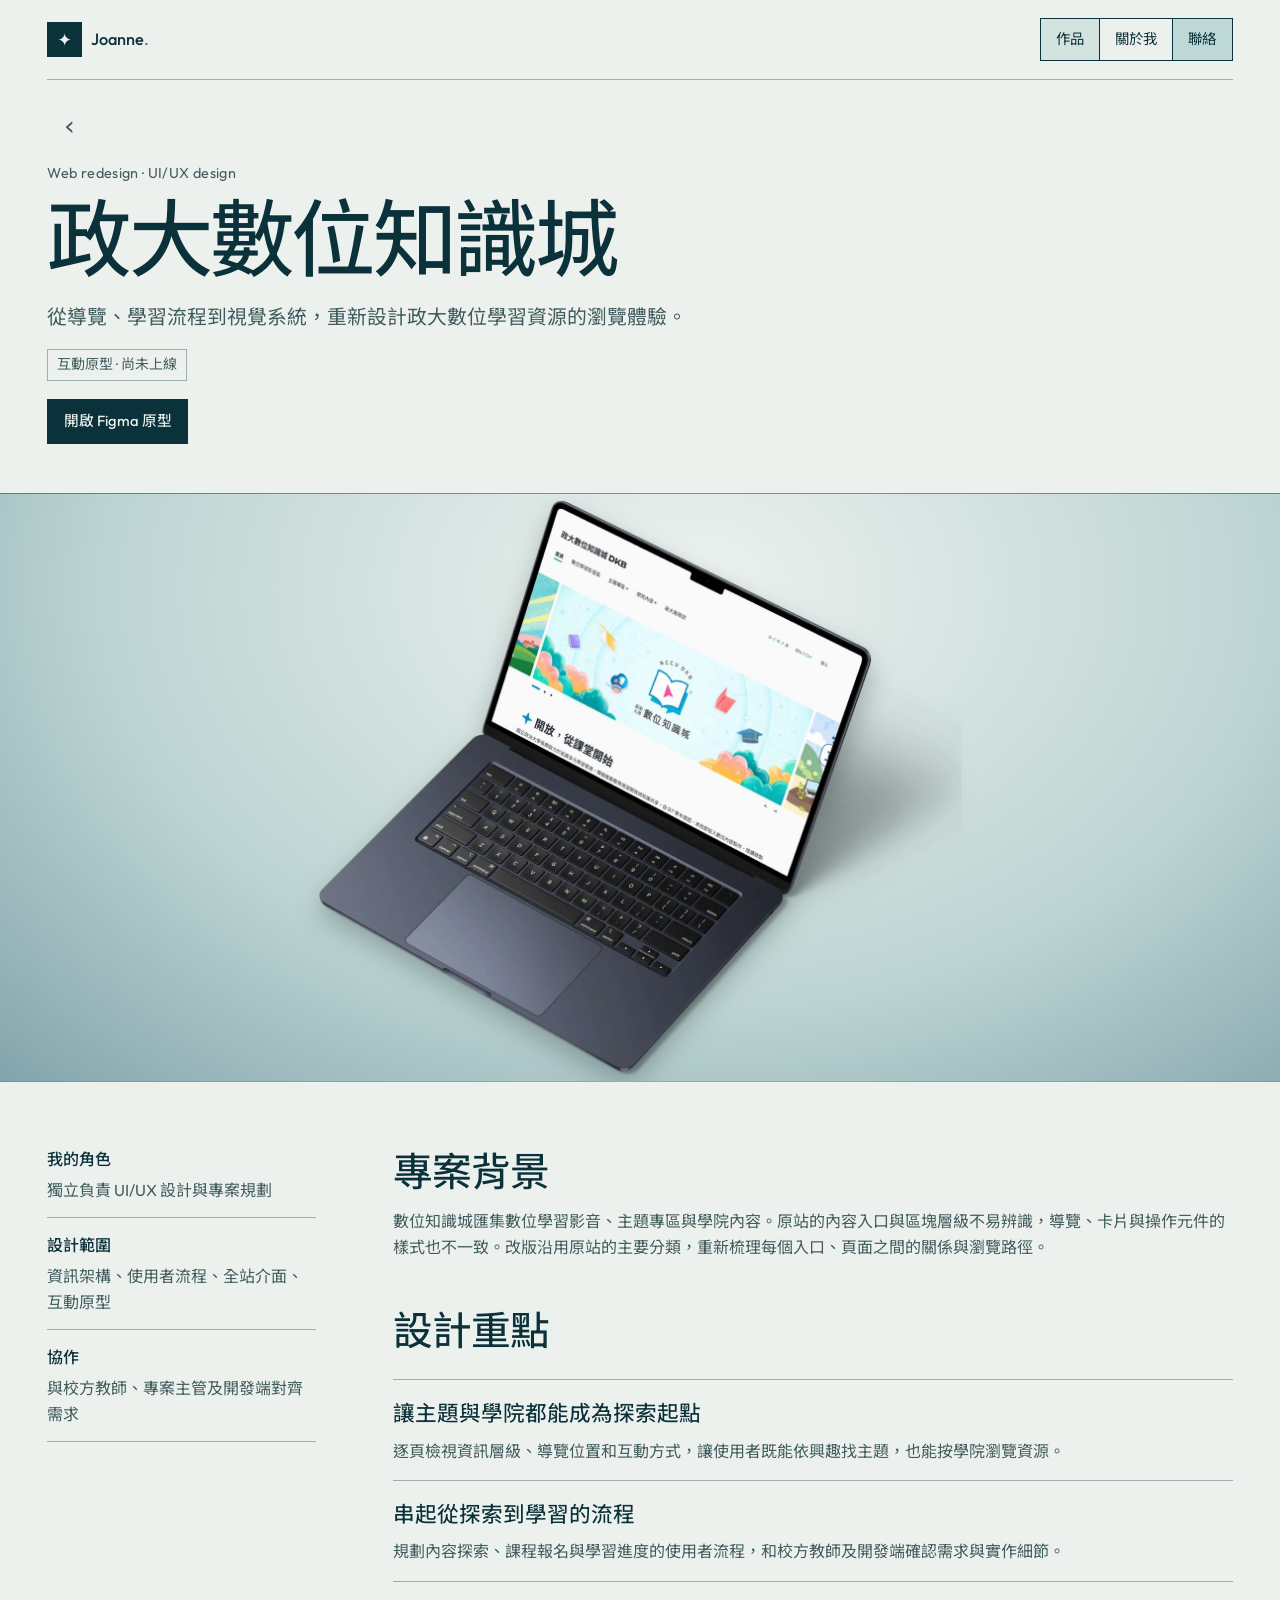
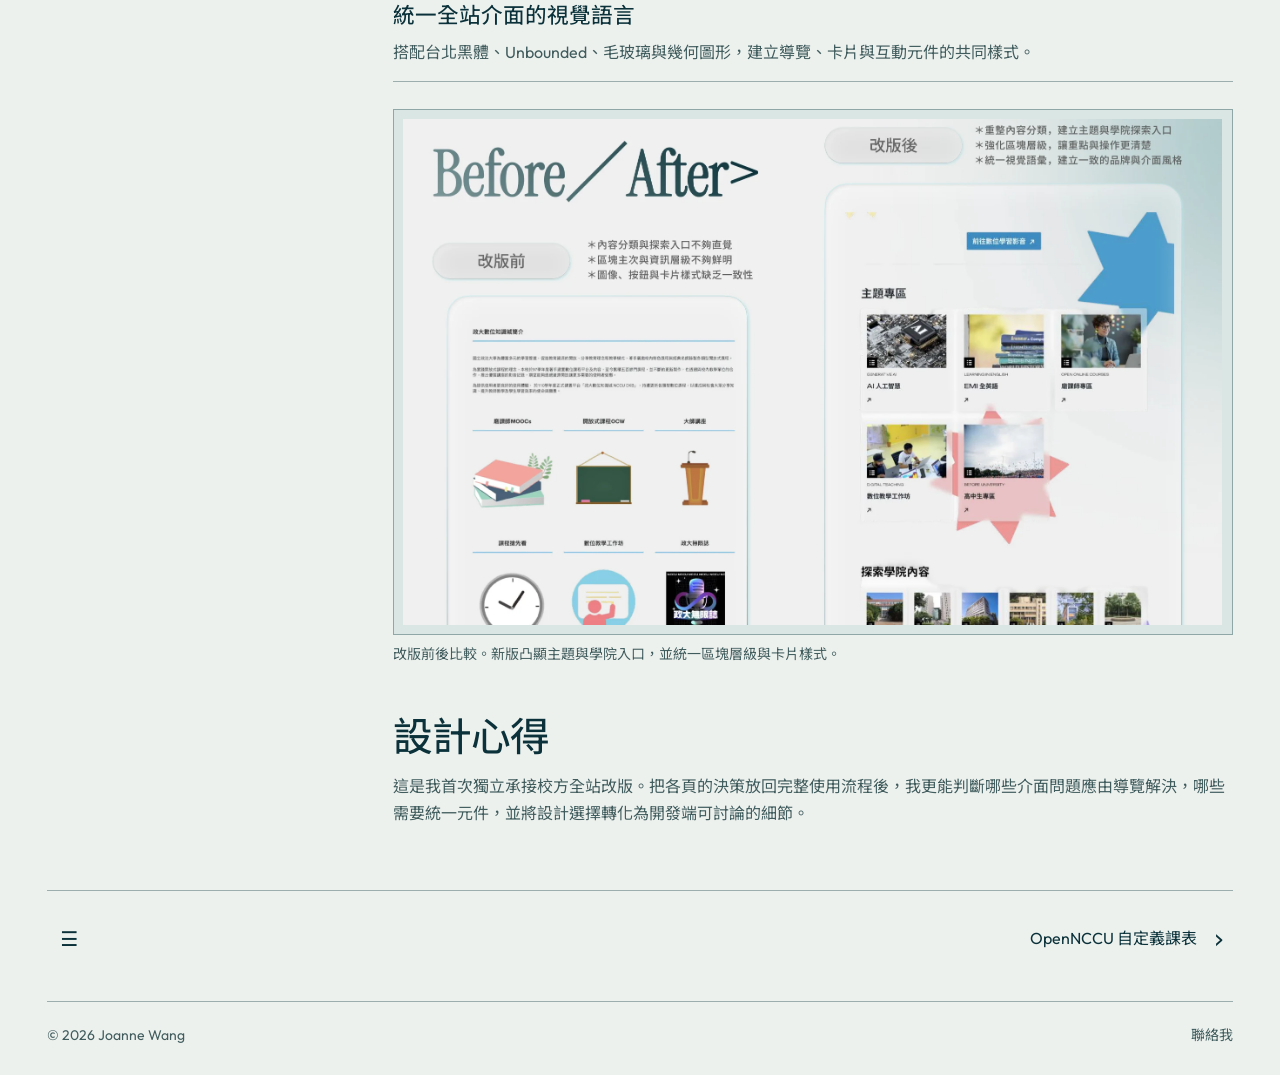
<file: work/digital-knowledge-base.html>
<!doctype html>
<html lang="zh-Hant-TW">
<head>
  <meta charset="utf-8">
  <meta name="viewport" content="width=device-width, initial-scale=1">
  <meta name="theme-color" content="#edf1ee">
  <meta name="description" content="從導覽、學習流程到視覺系統，重新設計政大數位學習資源的瀏覽體驗。">
  <title>政大數位知識城｜Joanne Wang</title>
  <link rel="icon" href="../assets/mark.png" type="image/png">
  <link rel="stylesheet" href="../styles.css">
  <script src="../site.js" defer></script>
</head>
<body class="case-page">
  <a class="skip-link" href="#main">跳至主要內容</a>
  <header class="site-header">
    <div class="container topbar">
      <a class="brand" href="../index.html#home" aria-label="Joanne Wang 首頁">
        <span class="brand-mark" aria-hidden="true">✦</span>
        <span>Joanne<span class="brand-dot">.</span></span>
      </a>
      <nav class="navigation" aria-label="主要導覽">
        <a href="../index.html#expertise" aria-current="location">作品</a>
        <a href="../index.html#about">關於我</a>
        <a class="nav-contact" href="../index.html#contact">聯絡</a>
      </nav>
    </div>
  </header>

  <main id="main">
    <article>
      <header class="case-top">
        <div class="container case-heading">
          <a class="back-link icon-button" href="../index.html#expertise" aria-label="所有作品" title="所有作品"><span class="system-icon system-icon-chevron" aria-hidden="true">‹</span></a>
          <div class="case-intro">
            <p class="eyebrow">Web redesign · UI/UX design</p>
            <h1>政大數位知識城</h1>
            <p class="case-summary">從導覽、學習流程到視覺系統，重新設計政大數位學習資源的瀏覽體驗。</p>
            <p class="status-label">互動原型 · 尚未上線</p>
            <div class="case-actions"><a class="button button-primary" href="https://www.figma.com/proto/IsuFCaOlSd0yuyRBUXdQdV/%E4%BD%9C%E5%93%81%E9%9B%86?node-id=162-30350&amp;viewport=1361%2C150%2C0.08&amp;t=KPydEQJ0npkP9wgF-1&amp;scaling=min-zoom&amp;content-scaling=fixed&amp;starting-point-node-id=162%3A30350&amp;page-id=107%3A2&amp;show-proto-sidebar=1" target="_blank" rel="noopener noreferrer">開啟 Figma 原型</a></div>
          </div>
        </div>
        <div class="project-media case-cover project-media-dkb">
              <img src="../assets/dkb-laptop.webp" class="dkb-device" alt="筆電顯示政大數位知識城改版首頁">
        </div>
      </header>

      <div class="container case-body">
        <dl class="case-facts" aria-label="專案資訊">
          <div><dt>我的角色</dt><dd>獨立負責 UI/UX 設計與專案規劃</dd></div>
          <div><dt>設計範圍</dt><dd>資訊架構、使用者流程、全站介面、互動原型</dd></div>
          <div><dt>協作</dt><dd>與校方教師、專案主管及開發端對齊需求</dd></div>
        </dl>
        <div class="case-content">
          <section aria-labelledby="context">
            <h2 id="context">專案背景</h2>
            <p>數位知識城匯集數位學習影音、主題專區與學院內容。原站的內容入口與區塊層級不易辨識，導覽、卡片與操作元件的樣式也不一致。改版沿用原站的主要分類，重新梳理每個入口、頁面之間的關係與瀏覽路徑。</p>
          </section>
          <section aria-labelledby="decisions">
            <h2 id="decisions">設計重點</h2>
            <ul class="case-decisions">
              <li><h3>讓主題與學院都能成為探索起點</h3><p>逐頁檢視資訊層級、導覽位置和互動方式，讓使用者既能依興趣找主題，也能按學院瀏覽資源。</p></li>
              <li><h3>串起從探索到學習的流程</h3><p>規劃內容探索、課程報名與學習進度的使用者流程，和校方教師及開發端確認需求與實作細節。</p></li>
              <li><h3>統一全站介面的視覺語言</h3><p>搭配台北黑體、Unbounded、毛玻璃與幾何圖形，建立導覽、卡片與互動元件的共同樣式。</p></li>
            </ul>
            <div class="case-gallery">
              <figure>
                <a data-enlarge href="../assets/dkb-before-after.webp" aria-label="放大圖片：政大數位知識城改版前後畫面並排"><img src="../assets/dkb-before-after.webp" alt="政大數位知識城改版前後畫面並排" loading="lazy"></a>
                <figcaption>改版前後比較。新版凸顯主題與學院入口，並統一區塊層級與卡片樣式。</figcaption>
              </figure>
            </div>
          </section>
          <section aria-labelledby="reflection">
            <h2 id="reflection">設計心得</h2>
            <p>這是我首次獨立承接校方全站改版。把各頁的決策放回完整使用流程後，我更能判斷哪些介面問題應由導覽解決，哪些需要統一元件，並將設計選擇轉化為開發端可討論的細節。</p>
          </section>
        </div>
      </div>
    </article>

    <nav class="container case-next" aria-label="作品導覽">
      <a class="icon-button" href="../index.html#expertise" aria-label="回到作品列表" title="回到作品列表"><span class="system-icon" aria-hidden="true">☰</span></a>
      <a href="custom-timetable.html" aria-label="下一件作品：OpenNCCU 自定義課表" title="下一件作品：OpenNCCU 自定義課表"><span>OpenNCCU 自定義課表</span><span class="system-icon system-icon-chevron" aria-hidden="true">›</span></a>
    </nav>
  </main>

  <footer class="container footer">
    <span>© 2026 Joanne Wang</span>
    <a href="../index.html#contact">聯絡我</a>
  </footer>

  <dialog class="lightbox" data-lightbox aria-label="設計圖片預覽">
    <div class="lightbox-top">
      <p data-lightbox-caption></p>
      <form method="dialog"><button class="button button-quiet icon-button" aria-label="關閉圖片預覽" title="關閉圖片預覽" autofocus><span class="system-icon system-icon-close" aria-hidden="true">×</span></button></form>
    </div>
    <img alt="">
  </dialog>
</body>
</html>
</file>
<file: styles.css>
@font-face {
  font-family: Outfit;
  src: url("assets/fonts/outfit-latin.woff2") format("woff2");
  font-style: normal;
  font-weight: 100 900;
  font-display: swap;
}
@font-face {
  font-family: "Noto Sans TC";
  src: url("assets/fonts/noto-sans-tc-portfolio.woff2") format("woff2");
  font-style: normal;
  font-weight: 100 900;
  font-display: swap;
}
@font-face {
  font-family: "Instrument Serif";
  src: url("assets/fonts/instrument-serif-italic.woff2") format("woff2");
  font-style: italic;
  font-weight: 400;
  font-display: swap;
}

:root {
  color-scheme: light;
  --paper: #edf1ee;
  --ink: #0b323a;
  --text-muted: #405c5d;
  --dark: #0b323a;
  --on-dark: #f0f4f1;
  --muted-on-dark: #c4d7d6;
  --line: #163d4260;
  --line-on-dark: #b9d2d456;
  --sans: Outfit, "Noto Sans TC", "PingFang TC", "Microsoft JhengHei", system-ui, sans-serif;
  --display: "Instrument Serif", "Bodoni 72", Didot, Georgia, serif;
  --gutter: clamp(1rem, 3.7vw, 4.5rem);
}

* { box-sizing: border-box; }
html { scroll-behavior: smooth; scroll-padding-top: 5rem; }
body { margin: 0; color: var(--ink); background: var(--paper); font-family: var(--sans); line-height: 1.65; }
a { color: inherit; text-decoration: none; }
img { display: block; max-width: 100%; }
p, h1, h2, h3, h4, figure { margin: 0; }
h1, h2, h3, h4 { font-weight: 450; }
button { font: inherit; color: inherit; }
:focus-visible { outline: 2px solid currentColor; outline-offset: 4px; }
::selection { color: var(--ink); background: #c0dbd7; }
[hidden] { display: none !important; }

.container { width: min(100% - var(--gutter) * 2, 101rem); margin-inline: auto; }
.sr-only, .skip-link:not(:focus) {
  position: absolute;
  width: 1px; height: 1px;
  padding: 0; margin: -1px;
  overflow: hidden; clip-path: inset(50%);
  white-space: nowrap; border: 0;
}
.skip-link:focus { position: fixed; inset: .75rem auto auto .75rem; z-index: 10; background: var(--ink); color: var(--paper); padding: .5rem 1rem; }

.site-header { position: sticky; top: 0; z-index: 5; background: var(--paper); }
.topbar { min-height: 5rem; display: flex; align-items: center; justify-content: space-between; gap: .75rem; border-bottom: 1px solid var(--line); }
.brand { display: inline-flex; gap: .6rem; align-items: center; padding: .25rem .5rem .25rem 0; font-size: 1.02rem; font-weight: 500; white-space: nowrap; }
.brand-mark { display: grid; place-items: center; width: 2.15rem; aspect-ratio: 1; color: var(--on-dark); background: var(--dark); font-size: 1.1rem; }
.brand-dot { color: #507f80; }
.navigation { display: flex; align-items: center; border: 1px solid var(--ink); }
.navigation a { display: inline-flex; align-items: center; min-height: 2.6rem; padding: .35rem .95rem; font-size: .9rem; white-space: nowrap; }
.navigation a + a { border-left: 1px solid var(--ink); }
.navigation a:hover, .navigation a[aria-current] { background: #d3e3df; }
.navigation .nav-contact { background: #bed9d5; }
.navigation .nav-contact:hover, .navigation .nav-contact[aria-current] { background: var(--dark); color: var(--on-dark); }

.masthead { padding-block: clamp(1.65rem, 3.7vw, 4.2rem) 1.12rem; }
.masthead h1 {
  display: flex;
  align-items: baseline;
  justify-content: space-between;
  gap: .12em;
  font-size: clamp(3.25rem, 16.85vw, 18.5rem);
  font-weight: 400;
  line-height: .86;
  letter-spacing: -.053em;
  white-space: nowrap;
  padding-bottom: .24em;
}
.masthead h1 em { font-family: var(--display); font-size: 1.12em; letter-spacing: -.055em; padding-inline-end: .035em; }
.masthead-meta { display: flex; align-items: center; justify-content: space-between; gap: .75rem; border-top: 1px solid var(--line); padding-top: .95rem; }
.masthead-meta p { display: flex; align-items: baseline; flex-wrap: wrap; column-gap: clamp(.65rem, 2.5vw, 2rem); row-gap: .15rem; }
.masthead-meta strong { font-size: clamp(1.1rem, 2vw, 1.48rem); font-weight: 450; letter-spacing: .065em; white-space: nowrap; }
.masthead-meta span { color: var(--text-muted); font-size: clamp(.88rem, 1.25vw, 1.08rem); }
.eyebrow { font-size: .9rem; font-weight: 400; letter-spacing: .025em; }
.button { display: inline-flex; justify-content: center; align-items: center; min-height: 2.85rem; padding: .55rem .95rem; border: 1px solid transparent; font-size: .92rem; font-weight: 450; transition: background-color .22s, color .22s, border-color .22s; }
.button-outline { color: var(--ink); border-color: var(--ink); }
.button-outline:hover { background: var(--dark); color: var(--on-dark); }
.button-primary { background: var(--dark); color: var(--on-dark); }
.button-primary:hover { background: #254f55; }
.button-light { background: #d0e4df; color: var(--ink); }
.button-light:hover { background: #f0f5f2; }
.button-quiet { color: var(--on-dark); border-color: var(--line-on-dark); }
.button-quiet:hover { background: #284d53; }

.icon-button { display: inline-grid; place-items: center; width: 2.75rem; min-width: 2.75rem; min-height: 2.75rem; padding: 0; }
.system-icon {
  display: inline-grid;
  place-items: center;
  flex: none;
  width: 1em;
  height: 1em;
  font-family: -apple-system, BlinkMacSystemFont, system-ui, "Segoe UI Symbol", sans-serif;
  font-size: 1.25rem;
  font-weight: 500;
  line-height: 1;
  font-variant-emoji: text;
}
.system-icon-chevron { font-size: 1.7rem; line-height: .85; }
.system-icon-down { rotate: 90deg; }
.system-icon-playback { font-size: 1.35rem; scale: 1 .8; }
.system-icon-close { font-size: 1.5rem; }

.showcase { position: relative; color: var(--on-dark); background: var(--dark); }
.showcase-stage { display: grid; min-height: clamp(29rem, 45vw, 53rem); }
.showcase-slide { position: relative; grid-area: 1 / 1; display: flex; align-items: center; min-width: 0; isolation: isolate; overflow: hidden; }
.showcase-dkb { background: radial-gradient(ellipse at 79% 35%, #83a7a6, #305e65 38%, #0a2c34 79%); }
.showcase-shuttle { background: radial-gradient(ellipse at 77% 37%, #8ba99a, #365c58 39%, #0a2c34 78%); }
.showcase-career { background: radial-gradient(ellipse at 80% 30%, #a8b9bb, #4e686f 40%, #0a2c34 83%); }
.showcase-slide::after {
  content: "";
  position: absolute;
  inset: 0;
  z-index: -1;
  pointer-events: none;
  background: linear-gradient(90deg, #081f25bd 0%, #081f252e 49%, transparent 72%), linear-gradient(0deg, #081f2570, transparent 22%);
}
.showcase-art { position: absolute; inset: 0; z-index: -2; }
.showcase-art img { position: absolute; object-fit: contain; filter: drop-shadow(0 1.7rem 1.9rem #081f256b); }
.showcase-laptop { width: 63%; height: 122%; inset: -7% 1% auto auto; }
.showcase-phones { width: 64%; height: 87%; inset: 6% 2% auto auto; }
.showcase-poster { width: 17%; height: 88%; inset: 7% 39% auto auto; z-index: 2; }
.showcase-social { width: 25%; height: 72%; }
.showcase-social-front { inset: 10% 19% auto auto; rotate: -8deg; z-index: 1; }
.showcase-social-back { inset: 21% 4% auto auto; rotate: 8deg; }
.showcase-caption { width: min(100% - var(--gutter) * 2, 101rem); margin-inline: auto; padding-block: 2.5rem 4.5rem; }
.showcase-caption .eyebrow { color: var(--muted-on-dark); }
.showcase-caption h2 { max-width: 50%; font-size: clamp(2.1rem, 4.7vw, 5.8rem); line-height: 1.16; letter-spacing: -.04em; margin: .4rem 0 1.25rem; }
.showcase-controls { position: absolute; z-index: 1; inset: 1.25rem var(--gutter) auto auto; display: flex; align-items: stretch; color: var(--on-dark); background: #0a2b32; border: 1px solid var(--line-on-dark); }
.showcase-controls button { border: 0; background: transparent; cursor: pointer; }
.showcase-controls button:hover { background: #365b5f; }
.showcase-controls button:focus-visible { outline-offset: -3px; }
.showcase-position { display: grid; place-items: center; min-width: 3.3rem; padding: .35rem; border-inline: 1px solid var(--line-on-dark); font-size: .92rem; }
.showcase-controls [data-showcase-toggle] { border-left: 1px solid var(--line-on-dark); }
.showcase-slide[data-enter] .showcase-art { animation: reveal-art .52s ease both; }
@keyframes reveal-art { from { opacity: .2; transform: scale(1.025); } to { opacity: 1; transform: scale(1); } }

.section { padding-block: clamp(3.1rem, 6.8vw, 7rem); }
.section h2 { font-size: clamp(2.4rem, 6.1vw, 6rem); line-height: 1.1; letter-spacing: -.055em; margin-top: .4rem; }
.section-heading { display: flex; justify-content: space-between; align-items: end; gap: .9rem 2rem; margin-bottom: clamp(1.4rem, 3.3vw, 3rem); }
.section-heading > p { padding-bottom: .25rem; color: var(--muted-on-dark); }
.work-section { color: var(--on-dark); background: var(--dark); padding-bottom: 0; border-top: 1px solid var(--line-on-dark); }
.work-section .eyebrow { color: var(--muted-on-dark); }
.project-grid { display: grid; grid-template-columns: repeat(2, minmax(0, 1fr)); }
.project-card { min-width: 0; border-bottom: 1px solid var(--line-on-dark); }
.project-card:nth-child(odd) { border-right: 1px solid var(--line-on-dark); }
.project-link { display: flex; flex-direction: column; height: 100%; background: #123e46; transition: background-color .22s; }
.project-link:hover, .project-link:focus-visible { background: #1c4951; }
.project-link:focus-visible { outline-offset: -4px; }
.project-media { position: relative; display: grid; place-items: center; overflow: hidden; isolation: isolate; width: 100%; aspect-ratio: 1.9; }
.project-media img { position: absolute; object-fit: contain; filter: drop-shadow(0 .75rem .8rem #25363a50); transition: transform .32s ease; }
.project-link:hover .project-media img, .project-link:focus-visible .project-media img { transform: scale(1.045); }
.project-media-dkb { background: radial-gradient(ellipse at 54% 16%, #edf2ef 0%, #bdd4d3 60%, #83a4ac 100%); }
.project-media-timetable { background: radial-gradient(ellipse at 55% 18%, #f3f3ef 8%, #dbe3df 62%, #aabcba); }
.project-media-shuttle { background: radial-gradient(ellipse at 43% 20%, #eff4ee 8%, #cbe0d8 60%, #9bbcb6); }
.project-media-career { background: radial-gradient(ellipse at 57% 22%, #f3f3f1 8%, #d4dfe0 60%, #a4bcc4); }
.dkb-device { height: 98%; bottom: 1%; }
.timetable-device { height: 94%; bottom: 3%; left: 40%; }
.timetable-mobile { height: 69%; bottom: 5%; right: 60%; z-index: 1; }
.shuttle-device { width: 69%; height: 86%; bottom: 7%; }
.career-poster { height: 92%; left: 18%; bottom: 3%; z-index: 2; }
.career-social { border-radius: .2rem; height: 70%; }
.career-social-front { left: 45%; top: 12%; rotate: -9deg; z-index: 1; }
.career-social-back { left: 63%; top: 25%; rotate: 9deg; }
.project-copy { display: flex; align-items: flex-start; flex-direction: column; flex: 1; padding: clamp(1.2rem, 2.8vw, 2.5rem) var(--gutter); }
.project-copy h3 { font-size: clamp(1.55rem, 3vw, 2.65rem); line-height: 1.2; letter-spacing: -.035em; }
.project-type { color: var(--muted-on-dark); font-size: .92rem; margin-top: .35rem; }
.project-type span { opacity: .68; }
.project-copy > p:not(.project-type) { color: var(--muted-on-dark); padding-block: .8rem 1.05rem; }
.project-action { margin-top: auto; color: var(--muted-on-dark); }
.project-link:hover .project-action { color: var(--on-dark); }

.about-section { background: var(--paper); }
.about-layout { display: grid; grid-template-columns: minmax(15rem, .9fr) 1fr; gap: clamp(1.65rem, 8vw, 10rem); }
.about-section .eyebrow { color: var(--text-muted); }
.about-lead { margin-top: 1.35rem; font-size: clamp(1.28rem, 2.45vw, 2rem); font-weight: 400; line-height: 1.52; }
.about-copy { align-self: end; color: var(--text-muted); max-width: 43rem; }
.about-copy p + p { margin-top: 1rem; }
.approach { margin-top: clamp(2.6rem, 6vw, 5.1rem); }
.approach > h3 { font-size: clamp(1.25rem, 2.4vw, 1.75rem); margin-bottom: 1rem; }
.approach-stack { display: flex; }
.approach-fold { position: relative; min-width: 0; flex: 0 0 4.25rem; }
.approach-fold[open] { flex: 1 1 auto; }
.approach-stack:not(:has([open])) .approach-fold { flex: 1; }
.approach-structure { background: #c4dcda; }
.approach-prototype { background: #dce6df; }
.approach-visual { background: #adc8cc; }
.approach-fold summary { list-style: none; position: absolute; inset: 0 auto 0 0; min-height: 12rem; width: 4.25rem; display: flex; flex-direction: column; justify-content: flex-end; align-items: center; gap: .75rem; padding: .8rem .45rem; cursor: pointer; }
.approach-stack:not(:has([open])) summary { width: 100%; }
.approach-fold summary::-webkit-details-marker { display: none; }
.approach-fold summary > span:first-child { writing-mode: vertical-rl; letter-spacing: .12em; font-size: 1.1rem; }
.approach-fold summary:hover, .approach-fold summary:focus-visible { background: #ffffff36; }
.approach-fold summary:focus-visible { outline-offset: -4px; }
.fold-icon { position: relative; width: 1.2rem; aspect-ratio: 1; color: var(--ink); }
.fold-icon::before, .fold-icon::after { content: ""; position: absolute; inset: 50% auto auto 0; width: 100%; height: 1px; background: currentColor; }
.fold-icon::after { rotate: 90deg; }
.approach-fold[open] .fold-icon::after { display: none; }
.approach-content { margin-left: 4.25rem; min-height: 17rem; display: grid; grid-template-columns: minmax(0, 1fr) minmax(0, .9fr); align-items: center; gap: clamp(1rem, 3vw, 3rem); padding: clamp(1rem, 3vw, 2.7rem); }
.approach-content img { justify-self: center; width: auto; height: auto; max-height: 19rem; object-fit: contain; }
.approach-structure .approach-content img {
  mask-image: linear-gradient(to right, transparent, #000 5%, #000 95%, transparent),
    linear-gradient(to bottom, transparent, #000 4%, #000 96%, transparent);
  mask-composite: intersect;
}
.approach-content h4 { font-size: clamp(1.22rem, 2.3vw, 1.8rem); line-height: 1.35; }
.approach-content p { margin-block: .65rem 1rem; }
.text-link { text-decoration: underline; text-underline-offset: .23em; }
.text-link:hover { text-decoration-thickness: 2px; }

.contact-section { position: relative; overflow: hidden; background: #103941; color: var(--on-dark); }
.contact-panel { position: relative; z-index: 0; display: flex; align-items: end; justify-content: space-between; gap: 1.4rem; }
.contact-panel > :not(.contact-art) { position: relative; z-index: 1; }
.contact-panel p:not(.eyebrow) { margin-top: .9rem; color: var(--muted-on-dark); }
.contact-art { position: absolute; z-index: -1; inset: -11rem 2% -11rem auto; width: min(45%, 38rem); opacity: .35; pointer-events: none; background: url("assets/hero-glass.webp") center / cover; mask-image: radial-gradient(ellipse, black 26%, transparent 70%); }
.email-link { overflow-wrap: anywhere; }
.footer { display: flex; align-items: center; justify-content: space-between; flex-wrap: wrap; gap: .75rem; padding-block: 1.4rem 1.75rem; color: var(--text-muted); font-size: .875rem; }
.footer a:hover { color: var(--ink); text-decoration: underline; text-underline-offset: .24rem; }
.case-page .footer { border-top: 1px solid var(--line); }

.case-heading { padding-block: 1.5rem clamp(1.6rem, 3.8vw, 3.35rem); }
.back-link { color: var(--text-muted); }
.back-link:hover { color: var(--ink); background: #d9e6e3; }
.case-intro { max-width: 64rem; margin-top: .9rem; }
.case-intro .eyebrow { color: var(--text-muted); }
.case-intro h1 { font-size: clamp(2.25rem, 6.6vw, 7.2rem); line-height: 1.13; letter-spacing: -.032em; margin: .35rem 0 .85rem; }
.case-title-unit { white-space: nowrap; }
.case-intro .case-summary { max-width: 40rem; color: var(--text-muted); font-size: clamp(1rem, 1.6vw, 1.24rem); }
.case-actions { margin-top: 1.12rem; }
.case-cover { height: clamp(15rem, 46vw, 46rem); aspect-ratio: auto; border-block: 1px solid var(--line); }
.case-cover .timetable-device { max-width: 57%; }
.status-label { display: inline-flex; margin-top: .95rem; padding: .22rem .55rem; border: 1px solid var(--line); color: var(--text-muted); font-size: .875rem; }
.case-body { display: grid; grid-template-columns: minmax(11rem, .32fr) minmax(0, 1fr); gap: clamp(1.25rem, 6vw, 7rem); padding-block: clamp(2rem, 5vw, 5rem); }
.case-facts { margin: 0; align-self: start; }
.case-facts div { padding: .85rem 0; border-bottom: 1px solid var(--line); }
.case-facts div:first-child { padding-top: 0; }
.case-facts dt { margin-bottom: .3rem; color: var(--ink); font-weight: 500; }
.case-facts dd { margin: 0; color: var(--text-muted); }
.case-content { max-width: 62rem; }
.case-content > section + section { margin-top: 2.8rem; }
.case-content h2 { margin-bottom: .7rem; font-size: clamp(1.6rem, 3.1vw, 2.6rem); line-height: 1.28; letter-spacing: -.025em; }
.case-content h3 { margin-bottom: .35rem; font-size: clamp(1.1rem, 2vw, 1.35rem); }
.case-content p { color: var(--text-muted); }
.case-decisions { list-style: none; margin: 1.45rem 0; padding: 0; border-top: 1px solid var(--line); }
.case-decisions li { padding: 1rem 0; border-bottom: 1px solid var(--line); }
.case-gallery { display: grid; gap: 1.25rem; margin-top: 1.65rem; }
.case-gallery figure { min-width: 0; }
.case-gallery a { display: grid; place-items: center; border: 1px solid var(--line); padding: .6rem; background: #d9e6e3; cursor: zoom-in; }
.case-gallery a:hover { border-color: var(--ink); }
.case-gallery img { width: auto; max-height: 35rem; }
.case-gallery figcaption { margin-top: .5rem; color: var(--text-muted); font-size: .875rem; }
.case-gallery-pair { grid-template-columns: repeat(2, minmax(0, 1fr)); }
.case-gallery-pair a { aspect-ratio: 1.06; }
.case-gallery-pair img { max-height: 20rem; }
.case-next { display: flex; gap: 1rem; justify-content: space-between; align-items: center; flex-wrap: wrap; border-top: 1px solid var(--line); padding-block: 1.6rem 2.5rem; }
.case-next a:not(.icon-button) { display: inline-flex; align-items: center; gap: .55rem; min-height: 2.75rem; }
.case-next a:hover span:not(.system-icon) { text-decoration: underline; text-underline-offset: .24rem; }
.case-next .icon-button:hover, .footer .icon-button:hover { background: #d9e6e3; }
.lightbox { width: min(94vw, 90rem); max-width: none; max-height: 94vh; padding: 1rem; border: 1px solid var(--line-on-dark); background: var(--dark); color: var(--on-dark); }
.lightbox::backdrop { background: #061e24ea; }
.lightbox-top { display: flex; justify-content: space-between; align-items: center; gap: 1rem; margin-bottom: .6rem; }
.lightbox .button { cursor: pointer; }
.lightbox img { max-height: calc(94vh - 6rem); margin-inline: auto; object-fit: contain; }
body:has(.lightbox[open]) { overflow: hidden; }

@media (max-width: 820px) {
  .masthead h1 { font-size: 17vw; }
  .showcase-stage { min-height: 27rem; }
  .showcase-art { left: -4%; right: -5%; }
  .section-heading { align-items: flex-start; flex-direction: column; }
  .about-layout { gap: 2rem; }
  .approach-content { grid-template-columns: 1fr; }
  .approach-content img { max-height: 13rem; }
}

@media (max-width: 600px) {
  html { scroll-padding-top: 4rem; }
  .topbar { min-height: 4rem; }
  .brand { gap: .35rem; font-size: .9rem; padding-inline-end: .1rem; }
  .brand-mark { width: 1.7rem; font-size: .96rem; }
  .navigation a { min-height: 2.38rem; padding-inline: clamp(.33rem, 2vw, .65rem); font-size: .85rem; }
  .masthead { padding-top: 1.85rem; padding-bottom: .8rem; }
  .masthead h1 { font-size: 17.2vw; letter-spacing: -.053em; padding-bottom: .26em; }
  .masthead-meta p { flex-direction: column; }
  .masthead-meta .button { flex-shrink: 0; }
  .showcase-stage { min-height: clamp(23.25rem, 112vw, 32rem); }
  .showcase-slide { align-items: flex-end; }
  .showcase-art { inset: 0 0 auto; height: 75%; }
  .showcase-art img { filter: drop-shadow(0 .8rem 1.1rem #081f2560); }
  .showcase-laptop { width: 100%; height: 108%; inset: -8% 0 auto; }
  .showcase-phones { width: 88%; height: 92%; inset: 8% 6% auto; }
  .showcase-poster { width: 23%; height: 79%; inset: 8% 66% auto auto; }
  .showcase-social { width: 36%; height: 72%; }
  .showcase-social-front { inset: 8% 33% auto auto; }
  .showcase-social-back { inset: 20% 9% auto auto; }
  .showcase-slide::after { background: linear-gradient(0deg, #081f25 3%, #081f256d 40%, transparent 71%); }
  .showcase-caption { padding-block: 0 3.95rem; }
  .showcase-caption h2 { max-width: none; font-size: clamp(1.55rem, 6.8vw, 2.4rem); margin: .18rem 0 .6rem; }
  .showcase-controls { inset: auto auto .62rem var(--gutter); }
  .project-grid, .about-layout, .case-body, .case-gallery-pair { grid-template-columns: minmax(0, 1fr); }
  .project-card:nth-child(odd) { border-right: 0; }
  .project-media { aspect-ratio: 1.55; }
  .timetable-device { max-width: 58%; }
  .career-social-back { left: 60%; }
  .about-layout { gap: 1rem; }
  .about-lead { margin-top: 1rem; }
  .approach-stack { display: block; }
  .approach-fold summary { position: static; min-height: 3.5rem; width: 100%; flex-direction: row; justify-content: space-between; padding-inline: 1rem; }
  .approach-fold summary > span:first-child { writing-mode: horizontal-tb; letter-spacing: 0; }
  .approach-content { margin-left: 0; min-height: 0; }
  .contact-panel { flex-direction: column; align-items: flex-start; }
  .contact-art { right: -25%; width: 88%; inset-block: -4rem; }
  .case-heading { padding-top: .85rem; }
  .case-cover { aspect-ratio: auto; }
  .case-gallery-pair a { aspect-ratio: auto; }
}

@media (min-width: 601px) {
  .approach-stack:not(:has([open])) { min-height: 13rem; }
}

@media (prefers-reduced-motion: reduce) {
  *, *::before, *::after { scroll-behavior: auto !important; transition-duration: 0s !important; animation-duration: 0s !important; }
}
</file>
